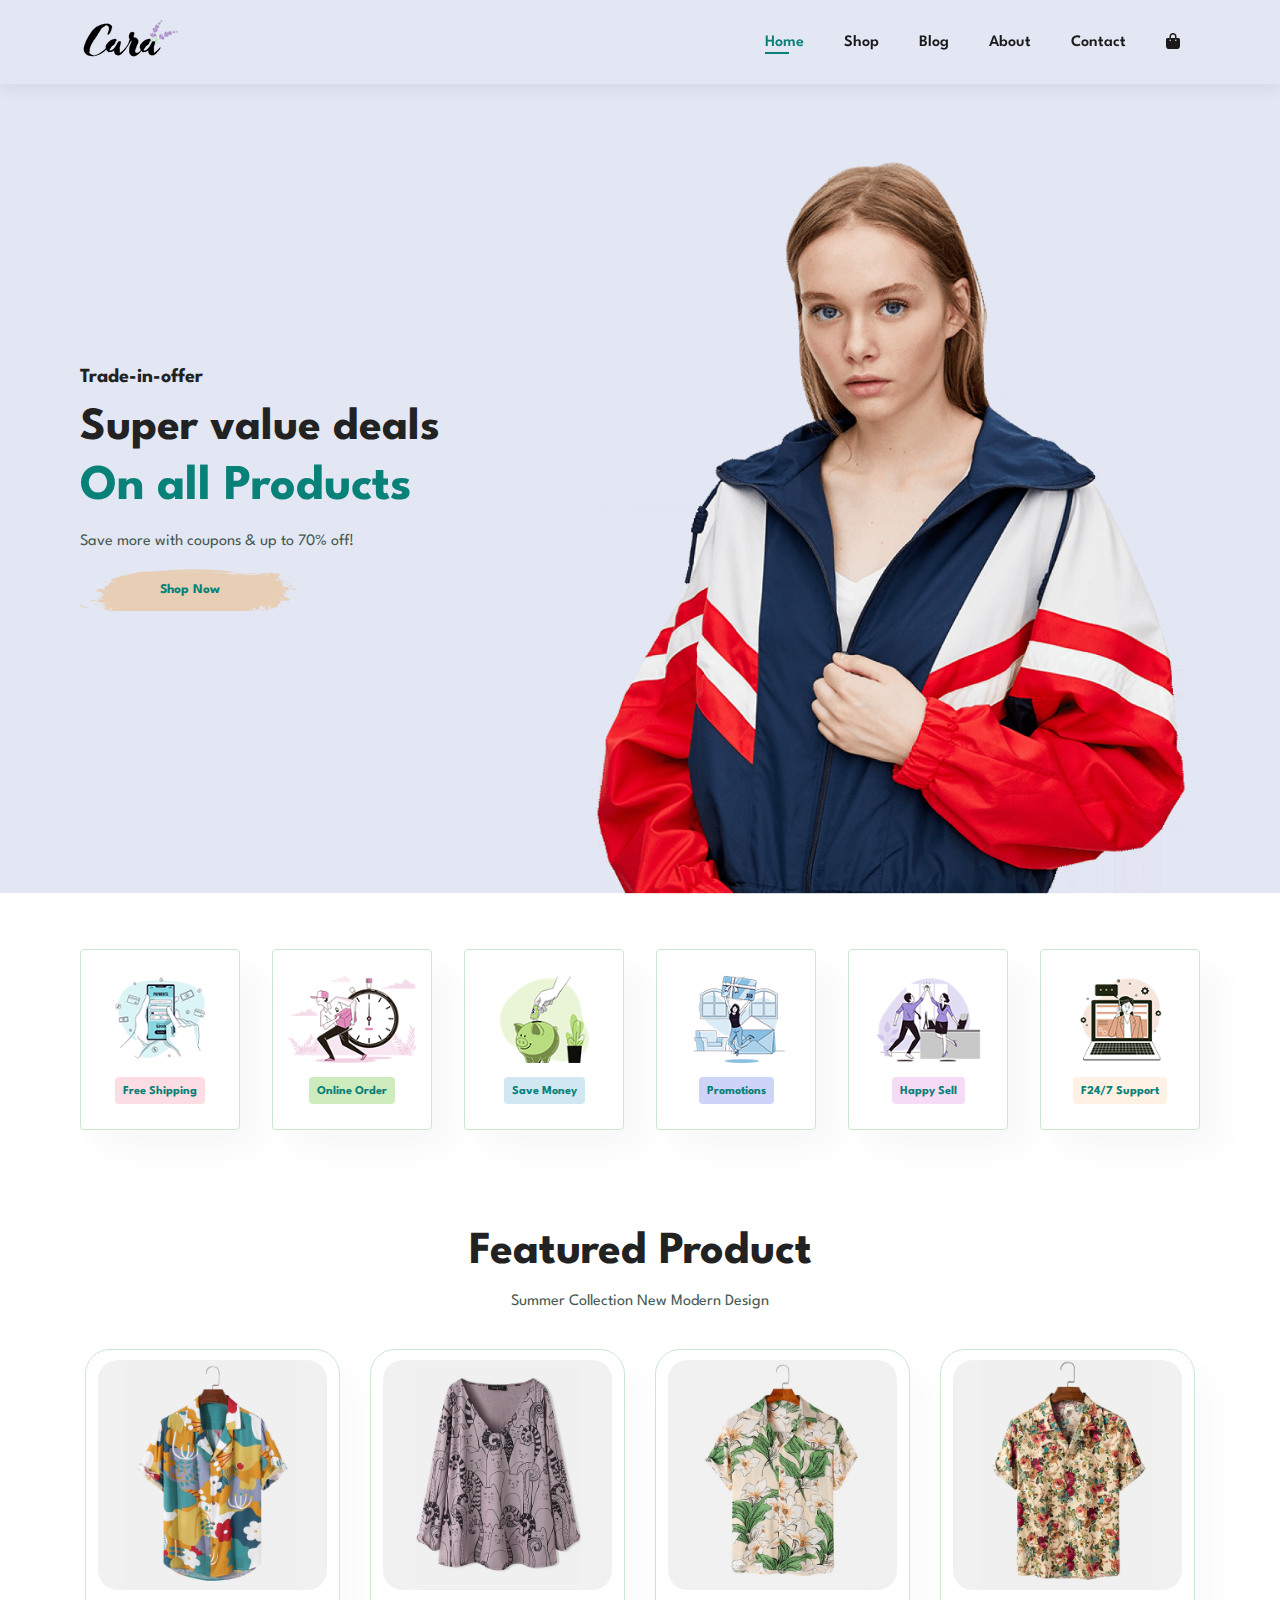
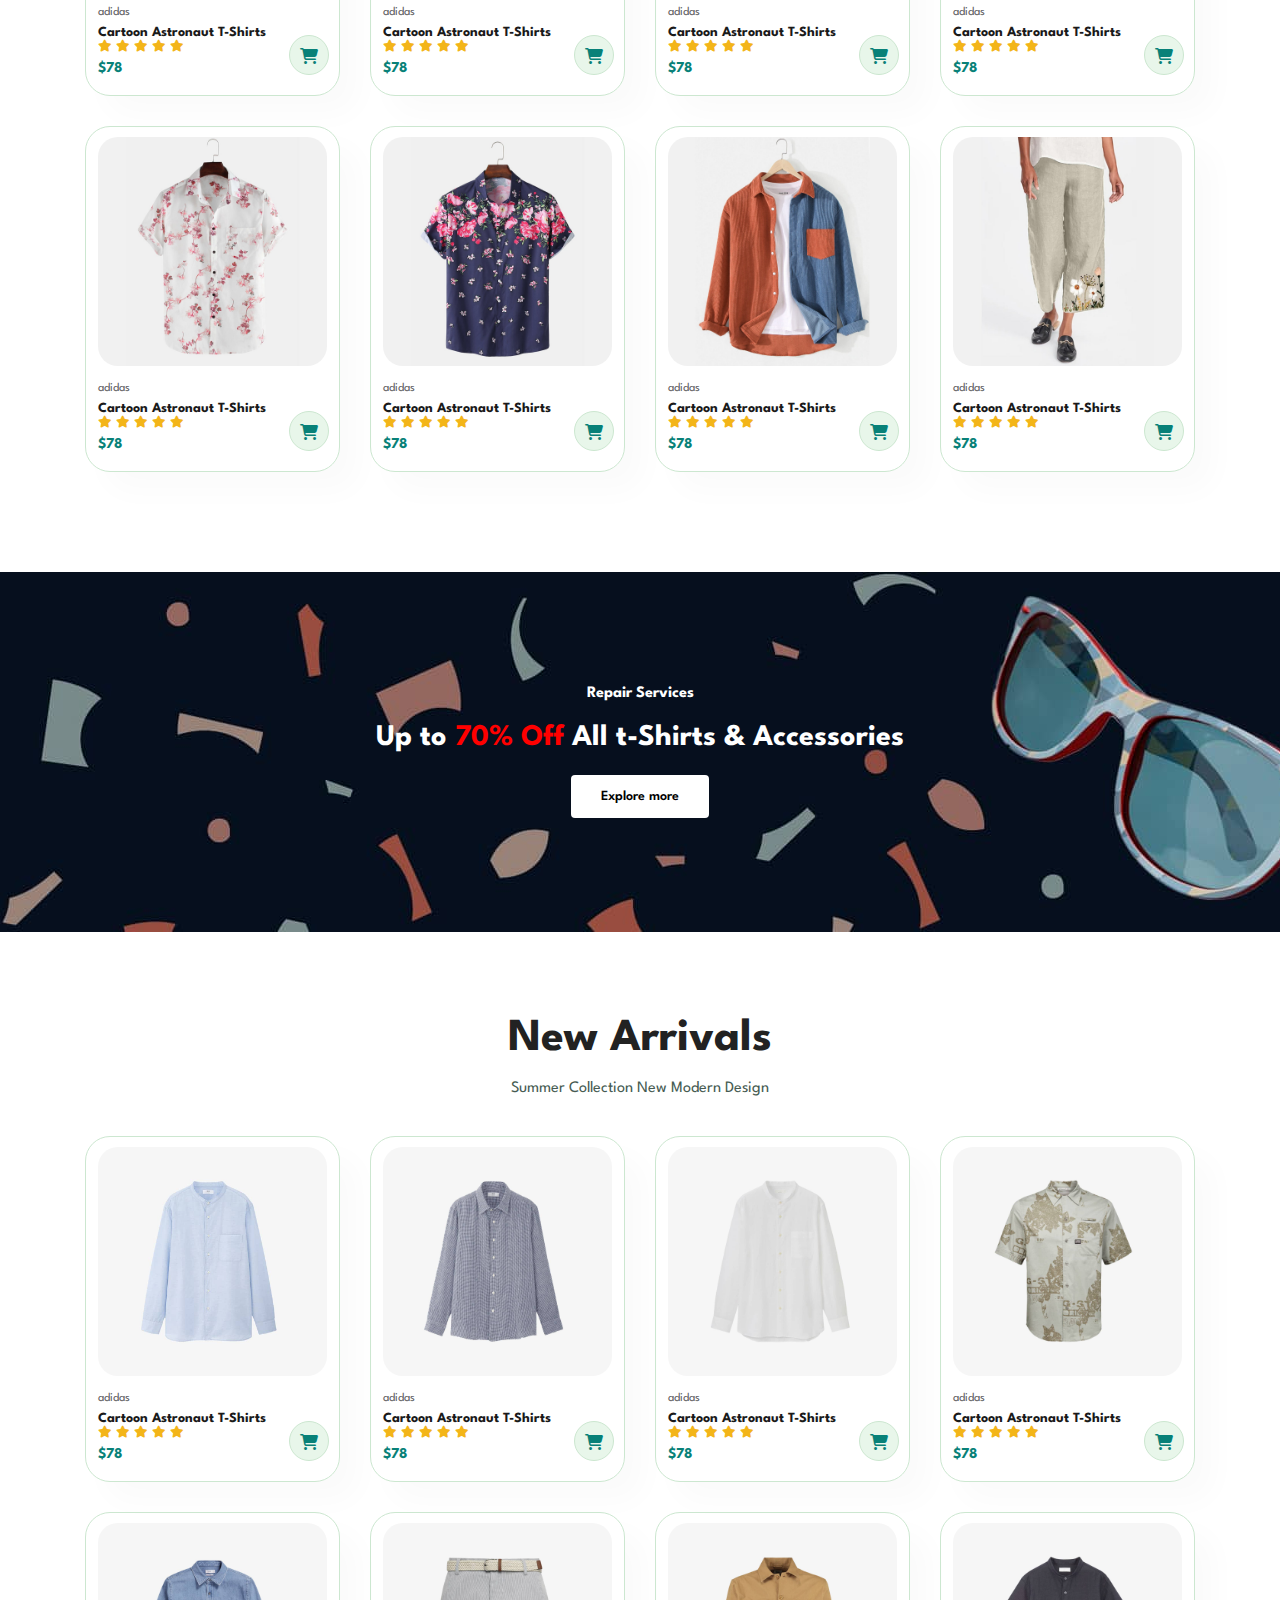
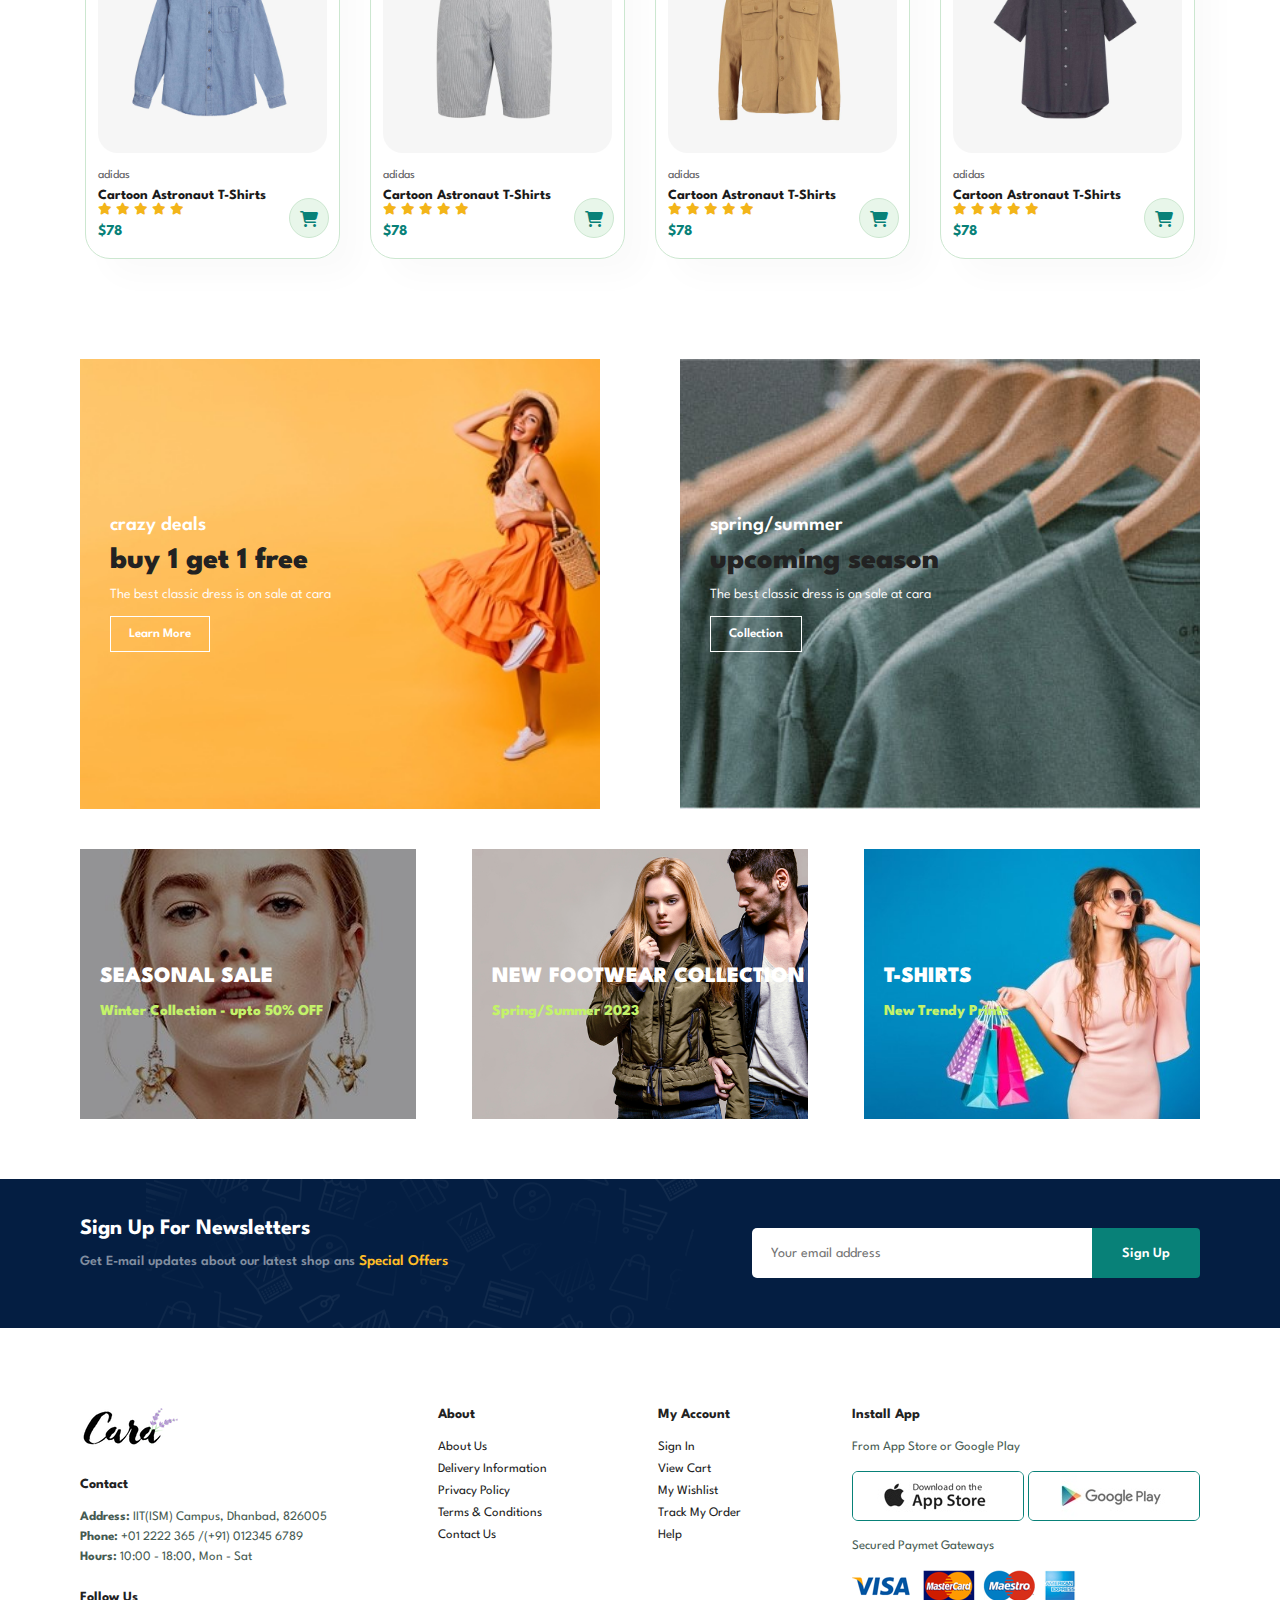
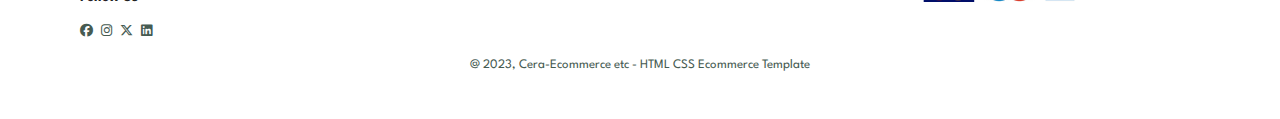
<file: index.html>
<!DOCTYPE html>
<html lang="en">

    <head>
        <meta charset="UTF-8">
        <meta http-equiv="X-UA-Compatible" content="IE=edge">
        <meta name="viewport" content="width=device-width, initial-scale=1.0">
        <title>Cera-Ecommerce</title>
        <link rel="stylesheet" href="https://pro.fontawesome.com/releases/v5.10.0/css/all.css" />

        <link rel="stylesheet" href="https://cdnjs.cloudflare.com/ajax/libs/font-awesome/6.4.2/css/all.min.css"  />

        <link rel="stylesheet" href="style.css">
    </head>

    <body>

        <section id="header">
            <a href="#"> <img src="img/logo.png" class="logo" alt=""></a>

            <div>
                <ul id="navbar">
                    <li><a class="active" href="index.html">Home</a></li>
                    <li><a href="shop.html">Shop</a></li>
                    <li><a href="blog.html">Blog</a></li>
                    <li><a href="about.html">About</a></li>
                    <li><a href="contact.html">Contact</a></li>
                    <li id="lg-bag"><a href="cart.html"><i class="fa-solid fa-bag-shopping"></i></a></li>
                    <a href="#" id="close"><i class="fa-solid fa-xmark"></i></a>
                </ul>
            </div>

            <div id="mobile">
                <a href="cart.html"><i class="fa-solid fa-bag-shopping"></i></a>
                <i id="bar" class="fas fa-outdent"></i>
            </div>
        </section>

        <section id="hero">
            <h4>Trade-in-offer</h4>
            <h2>Super value deals</h2>
            <h1>On all Products</h1>
            <p>Save more with coupons & up to 70% off!</p>
            <button>Shop Now</button>
        </section>

        <section id="feature" class="section-p1">

            <div class="fe-box">
                <img src="img/Feature/f1.png" alt="">
                <h6>Free Shipping</h6>
            </div>

            <div class="fe-box">
                <img src="img/Feature/f2.png" alt="">
                <h6>Online Order</h6>
            </div>

            <div class="fe-box">
                <img src="img/Feature/f3.png" alt="">
                <h6>Save Money</h6>
            </div>

            <div class="fe-box">
                <img src="img/Feature/f4.png" alt="">
                <h6>Promotions</h6>
            </div>

            <div class="fe-box">
                <img src="img/Feature/f5.png" alt="">
                <h6>Happy Sell</h6>
            </div>

            <div class="fe-box">
                <img src="img/Feature/f6.png" alt="">
                <h6>F24/7 Support</h6>
            </div>
        </section>

        <section id="product1" class="section-p1">
            <h2>Featured Product</h2>
            <p>Summer Collection New Modern Design</p>
            <div id="pro-container">
                <div class="pro">
                    <img src="img/Product/f1.jpg" alt="">
                    <div class="des">
                        <span>adidas</span>
                        <h5>Cartoon Astronaut T-Shirts</h5>
                        <div class="star">
                            <i class="fa-solid fa-star"></i>
                            <i class="fa-solid fa-star"></i>
                            <i class="fa-solid fa-star"></i>
                            <i class="fa-solid fa-star"></i>
                            <i class="fa-solid fa-star"></i>
                        </div>
                        <h4>$78</h4>
                    </div>
                    <a href="#"><i class="fa-solid fa-cart-shopping cart"></i></a>
                </div>

                <div class="pro">
                    <img src="img/Product/f8.jpg" alt="">
                    <div class="des">
                        <span>adidas</span>
                        <h5>Cartoon Astronaut T-Shirts</h5>
                        <div class="star">
                            <i class="fa-solid fa-star"></i>
                            <i class="fa-solid fa-star"></i>
                            <i class="fa-solid fa-star"></i>
                            <i class="fa-solid fa-star"></i>
                            <i class="fa-solid fa-star"></i>
                        </div>
                        <h4>$78</h4>
                    </div>
                    <a href="#"><i class="fa-solid fa-cart-shopping cart"></i></a>
                </div>

                <div class="pro">
                    <img src="img/Product/f2.jpg" alt="">
                    <div class="des">
                        <span>adidas</span>
                        <h5>Cartoon Astronaut T-Shirts</h5>
                        <div class="star">
                            <i class="fa-solid fa-star"></i>
                            <i class="fa-solid fa-star"></i>
                            <i class="fa-solid fa-star"></i>
                            <i class="fa-solid fa-star"></i>
                            <i class="fa-solid fa-star"></i>
                        </div>
                        <h4>$78</h4>
                    </div>
                    <a href="#"><i class="fa-solid fa-cart-shopping cart"></i></a>
                </div>

                <div class="pro">
                    <img src="img/Product/f3.jpg" alt="">
                    <div class="des">
                        <span>adidas</span>
                        <h5>Cartoon Astronaut T-Shirts</h5>
                        <div class="star">
                            <i class="fa-solid fa-star"></i>
                            <i class="fa-solid fa-star"></i>
                            <i class="fa-solid fa-star"></i>
                            <i class="fa-solid fa-star"></i>
                            <i class="fa-solid fa-star"></i>
                        </div>
                        <h4>$78</h4>
                    </div>
                    <a href="#"><i class="fa-solid fa-cart-shopping cart"></i></a>
                </div>

                <div class="pro">
                    <img src="img/Product/f4.jpg" alt="">
                    <div class="des">
                        <span>adidas</span>
                        <h5>Cartoon Astronaut T-Shirts</h5>
                        <div class="star">
                            <i class="fa-solid fa-star"></i>
                            <i class="fa-solid fa-star"></i>
                            <i class="fa-solid fa-star"></i>
                            <i class="fa-solid fa-star"></i>
                            <i class="fa-solid fa-star"></i>
                        </div>
                        <h4>$78</h4>
                    </div>
                    <a href="#"><i class="fa-solid fa-cart-shopping cart"></i></a>
                </div>

                <div class="pro">
                    <img src="img/Product/f5.jpg" alt="">
                    <div class="des">
                        <span>adidas</span>
                        <h5>Cartoon Astronaut T-Shirts</h5>
                        <div class="star">
                            <i class="fa-solid fa-star"></i>
                            <i class="fa-solid fa-star"></i>
                            <i class="fa-solid fa-star"></i>
                            <i class="fa-solid fa-star"></i>
                            <i class="fa-solid fa-star"></i>
                        </div>
                        <h4>$78</h4>
                    </div>
                    <a href="#"><i class="fa-solid fa-cart-shopping cart"></i></a>
                </div>

                <div class="pro">
                    <img src="img/Product/f6.jpg" alt="">
                    <div class="des">
                        <span>adidas</span>
                        <h5>Cartoon Astronaut T-Shirts</h5>
                        <div class="star">
                            <i class="fa-solid fa-star"></i>
                            <i class="fa-solid fa-star"></i>
                            <i class="fa-solid fa-star"></i>
                            <i class="fa-solid fa-star"></i>
                            <i class="fa-solid fa-star"></i>
                        </div>
                        <h4>$78</h4>
                    </div>
                    <a href="#"><i class="fa-solid fa-cart-shopping cart"></i></a>
                </div>

                <div class="pro">
                    <img src="img/Product/f7.jpg" alt="">
                    <div class="des">
                        <span>adidas</span>
                        <h5>Cartoon Astronaut T-Shirts</h5>
                        <div class="star">
                            <i class="fa-solid fa-star"></i>
                            <i class="fa-solid fa-star"></i>
                            <i class="fa-solid fa-star"></i>
                            <i class="fa-solid fa-star"></i>
                            <i class="fa-solid fa-star"></i>
                        </div>
                        <h4>$78</h4>
                    </div>
                    <a href="#"><i class="fa-solid fa-cart-shopping cart"></i></a>
                </div>
            </div>
        </section>

        <section id="banner" class="section-m1">
            <h4>Repair Services</h4>
            <h2>Up to <span>70% Off</span> All t-Shirts & Accessories</h2>
            <button class="normal">Explore more</button>
        </section>

        <section id="product1" class="section-p1">
            <h2>New Arrivals</h2>
            <p>Summer Collection New Modern Design</p>
            <div id="pro-container">
                <div class="pro">
                    <img src="img/Product/n1.jpg" alt="">
                    <div class="des">
                        <span>adidas</span>
                        <h5>Cartoon Astronaut T-Shirts</h5>
                        <div class="star">
                            <i class="fa-solid fa-star"></i>
                            <i class="fa-solid fa-star"></i>
                            <i class="fa-solid fa-star"></i>
                            <i class="fa-solid fa-star"></i>
                            <i class="fa-solid fa-star"></i>
                        </div>
                        <h4>$78</h4>
                    </div>
                    <a href="#"><i class="fa-solid fa-cart-shopping cart"></i></a>
                </div>

                <div class="pro">
                    <img src="img/Product/n2.jpg" alt="">
                    <div class="des">
                        <span>adidas</span>
                        <h5>Cartoon Astronaut T-Shirts</h5>
                        <div class="star">
                            <i class="fa-solid fa-star"></i>
                            <i class="fa-solid fa-star"></i>
                            <i class="fa-solid fa-star"></i>
                            <i class="fa-solid fa-star"></i>
                            <i class="fa-solid fa-star"></i>
                        </div>
                        <h4>$78</h4>
                    </div>
                    <a href="#"><i class="fa-solid fa-cart-shopping cart"></i></a>
                </div>

                <div class="pro">
                    <img src="img/Product/n3.jpg" alt="">
                    <div class="des">
                        <span>adidas</span>
                        <h5>Cartoon Astronaut T-Shirts</h5>
                        <div class="star">
                            <i class="fa-solid fa-star"></i>
                            <i class="fa-solid fa-star"></i>
                            <i class="fa-solid fa-star"></i>
                            <i class="fa-solid fa-star"></i>
                            <i class="fa-solid fa-star"></i>
                        </div>
                        <h4>$78</h4>
                    </div>
                    <a href="#"><i class="fa-solid fa-cart-shopping cart"></i></a>
                </div>

                <div class="pro">
                    <img src="img/Product/n4.jpg" alt="">
                    <div class="des">
                        <span>adidas</span>
                        <h5>Cartoon Astronaut T-Shirts</h5>
                        <div class="star">
                            <i class="fa-solid fa-star"></i>
                            <i class="fa-solid fa-star"></i>
                            <i class="fa-solid fa-star"></i>
                            <i class="fa-solid fa-star"></i>
                            <i class="fa-solid fa-star"></i>
                        </div>
                        <h4>$78</h4>
                    </div>
                    <a href="#"><i class="fa-solid fa-cart-shopping cart"></i></a>
                </div>

                <div class="pro">
                    <img src="img/Product/n5.jpg" alt="">
                    <div class="des">
                        <span>adidas</span>
                        <h5>Cartoon Astronaut T-Shirts</h5>
                        <div class="star">
                            <i class="fa-solid fa-star"></i>
                            <i class="fa-solid fa-star"></i>
                            <i class="fa-solid fa-star"></i>
                            <i class="fa-solid fa-star"></i>
                            <i class="fa-solid fa-star"></i>
                        </div>
                        <h4>$78</h4>
                    </div>
                    <a href="#"><i class="fa-solid fa-cart-shopping cart"></i></a>
                </div>

                <div class="pro">
                    <img src="img/Product/n6.jpg" alt="">
                    <div class="des">
                        <span>adidas</span>
                        <h5>Cartoon Astronaut T-Shirts</h5>
                        <div class="star">
                            <i class="fa-solid fa-star"></i>
                            <i class="fa-solid fa-star"></i>
                            <i class="fa-solid fa-star"></i>
                            <i class="fa-solid fa-star"></i>
                            <i class="fa-solid fa-star"></i>
                        </div>
                        <h4>$78</h4>
                    </div>
                    <a href="#"><i class="fa-solid fa-cart-shopping cart"></i></a>
                </div>

                <div class="pro">
                    <img src="img/Product/n7.jpg" alt="">
                    <div class="des">
                        <span>adidas</span>
                        <h5>Cartoon Astronaut T-Shirts</h5>
                        <div class="star">
                            <i class="fa-solid fa-star"></i>
                            <i class="fa-solid fa-star"></i>
                            <i class="fa-solid fa-star"></i>
                            <i class="fa-solid fa-star"></i>
                            <i class="fa-solid fa-star"></i>
                        </div>
                        <h4>$78</h4>
                    </div>
                    <a href="#"><i class="fa-solid fa-cart-shopping cart"></i></a>
                </div>

                <div class="pro">
                    <img src="img/Product/n8.jpg" alt="">
                    <div class="des">
                        <span>adidas</span>
                        <h5>Cartoon Astronaut T-Shirts</h5>
                        <div class="star">
                            <i class="fa-solid fa-star"></i>
                            <i class="fa-solid fa-star"></i>
                            <i class="fa-solid fa-star"></i>
                            <i class="fa-solid fa-star"></i>
                            <i class="fa-solid fa-star"></i>
                        </div>
                        <h4>$78</h4>
                    </div>
                    <a href="#"><i class="fa-solid fa-cart-shopping cart"></i></a>
                </div>
            </div>
        </section>

        <section id="sm-banner" class="section-p1">
            <div class="banner-box">
                <h4>crazy deals</h4>
                <h2>buy 1 get 1 free</h2>
                <span>The best classic dress is on sale at cara</span>
                <button class="white">Learn More</button>
            </div>

            <div class="banner-box banner-box2">
                <h4>spring/summer</h4>
                <h2>upcoming season</h2>
                <span>The best classic dress is on sale at cara</span>
                <button class="white">Collection</button>
            </div>
        </section>

        <section id="banner3">
            <div class="banner-box">
                <h2>SEASONAL SALE</h2>
                <h3>Winter Collection - upto 50% OFF</h3>
            </div>

            <div class="banner-box banner-box2">
                <h2>NEW FOOTWEAR COLLECTION</h2>
                <h3>Spring/Summer 2023</h3>
            </div>

            <div class="banner-box banner-box3">
                <h2>T-SHIRTS</h2>
                <h3>New Trendy Prints</h3>
            </div>
        </section>

        <section id="newsletter" class="section-p1 section-m1">
            <div class="newstext">
                <h4>Sign Up For Newsletters</h4>
                <p>Get E-mail updates about our latest shop ans <span>Special Offers</span></p>
            </div>

            <div class="form">
                <input type="text" placeholder="Your email address">
                <button class="normal">Sign Up</button>
            </div>
        </section>

        <footer class="section-p1">
            <div class="col">
                <img class="logo" src="img/logo.png" alt="">
                <h4>Contact</h4>
                <p><strong>Address:</strong> IIT(ISM) Campus, Dhanbad, 826005</p>
                <p><Strong>Phone:</Strong> +01 2222 365 /(+91) 012345 6789</p>
                <p><strong>Hours:</strong> 10:00 - 18:00, Mon - Sat</p>

                <div class="follow">
                    <h4>Follow Us</h4>
                    <div class="icon">
                        <a href="#"><i class="fa-brands fa-facebook"></i></a>
                        <a href="#"><i class="fa-brands fa-instagram"></i></a>
                        <a href="#"><i class="fa-brands fa-x-twitter"></i></a>
                        <a href="#"><i class="fa-brands fa-linkedin"></i></a>
                    </div>
                </div>
            </div>

            <div class="col">
                <h4>About</h4>
                <a href="#">About Us</a>
                <a href="#">Delivery Information</a>
                <a href="#">Privacy Policy</a>
                <a href="#">Terms & Conditions</a>
                <a href="#">Contact Us</a>
            </div>

            <div class="col">
                <h4>My Account</h4>
                <a href="#">Sign In</a>
                <a href="#">View Cart</a>
                <a href="#">My Wishlist</a>
                <a href="#">Track My Order</a>
                <a href="#">Help</a>
            </div>

            <div class="col install">
                <h4>Install App</h4>
                <p>From App Store or Google Play</p>
                <div class="row">
                    <img src="img/Pay/app.jpg" alt="">
                    <img src="img/Pay/play.jpg" alt="">
                </div>
                <p>Secured Paymet Gateways</p>
                <img src="img/Pay/pay.png" alt="">
            </div>


            <div class="copyright">
                <p>@ 2023, Cera-Ecommerce etc - HTML CSS Ecommerce Template</p>
            </div>

        </footer>
        <script src="index.js"></script>
    </body>

</html>
</file>
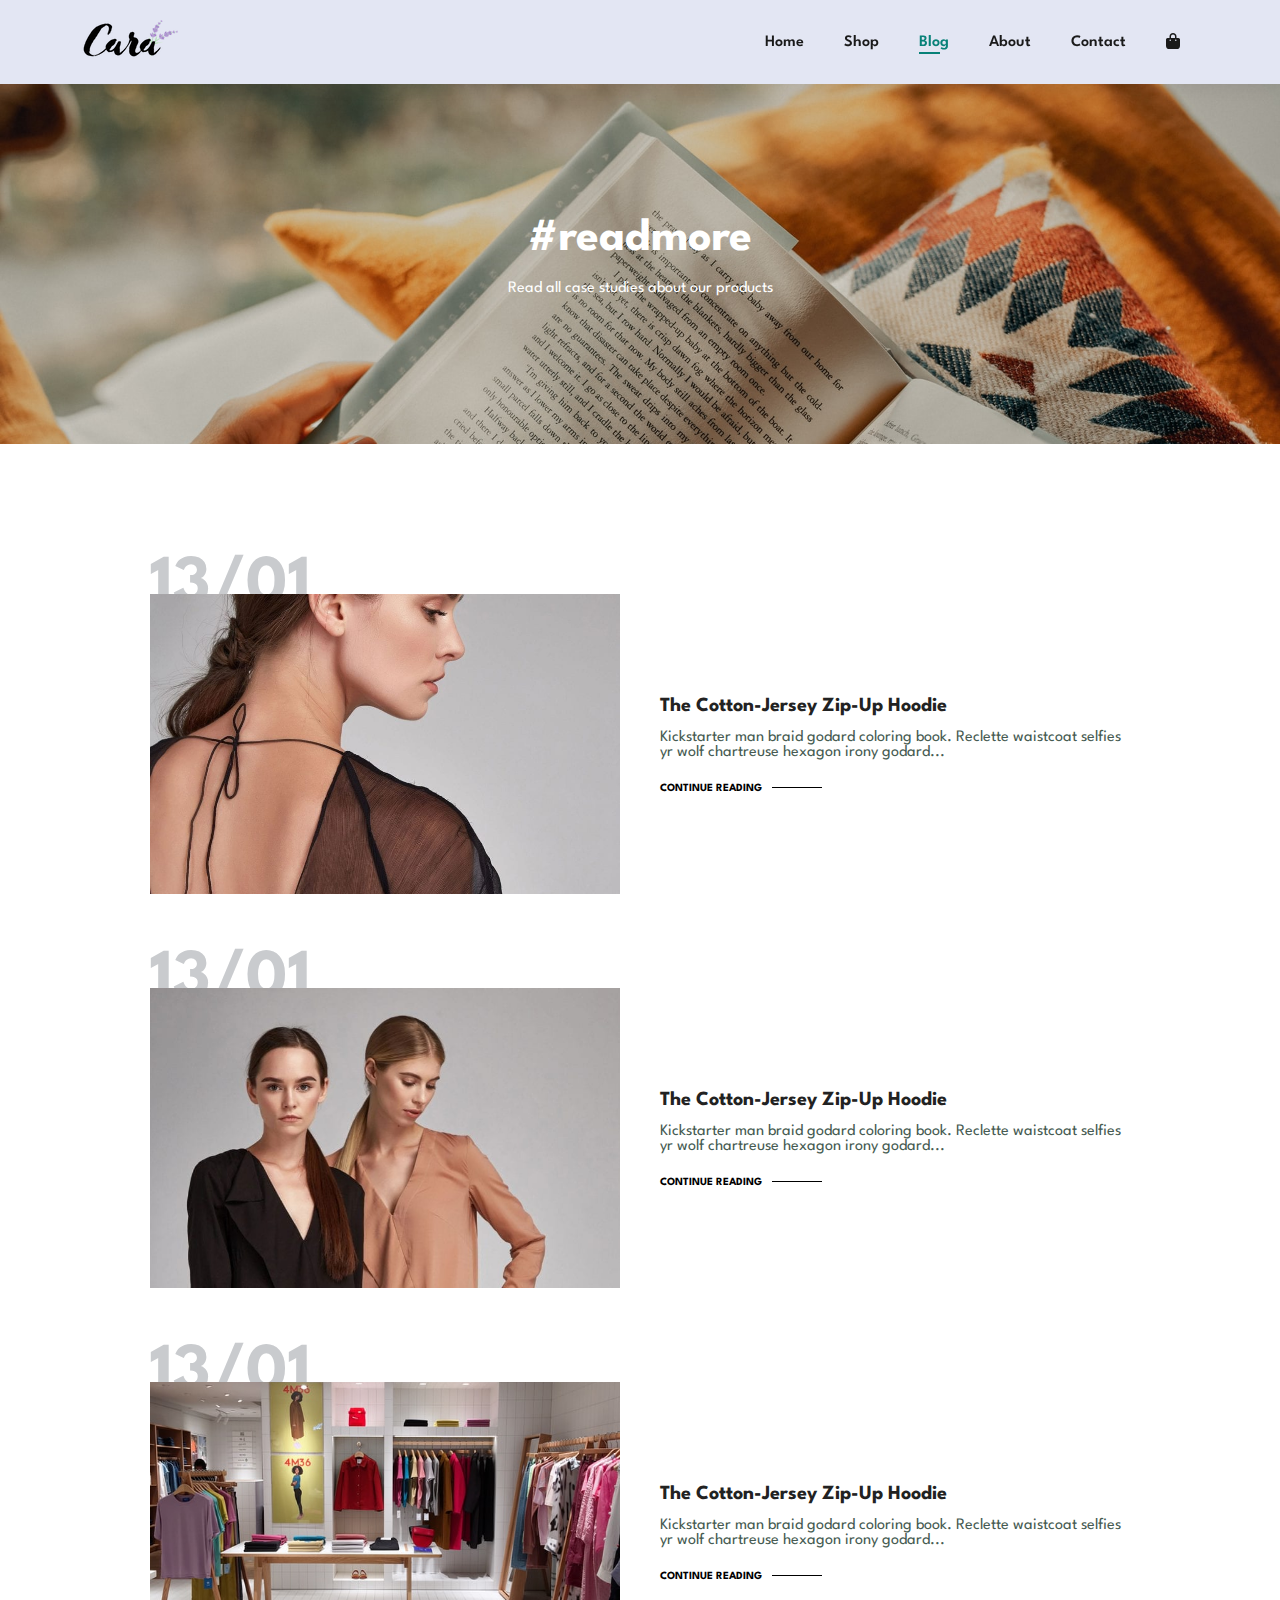
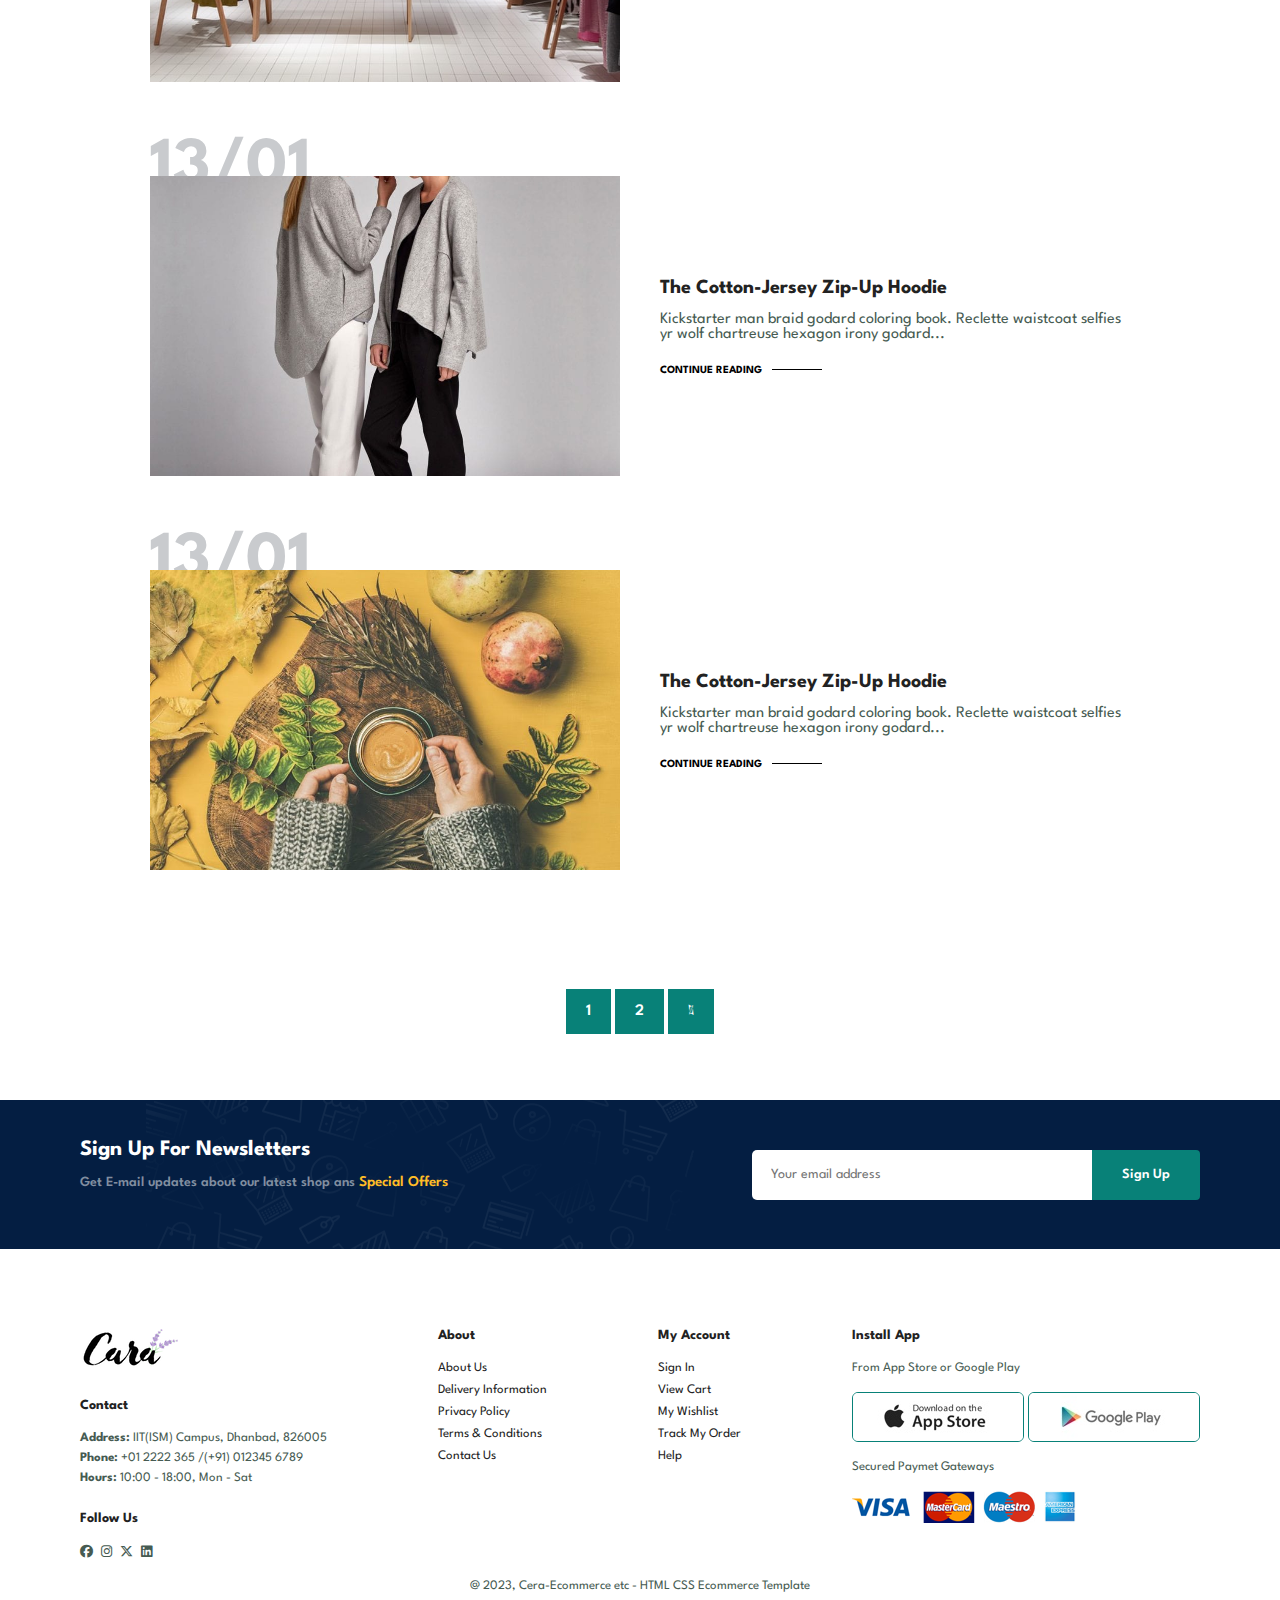
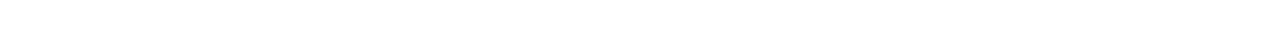
<file: blog.html>
<!DOCTYPE html>
<html lang="en">

    <head>
        <meta charset="UTF-8">
        <meta http-equiv="X-UA-Compatible" content="IE=edge">
        <meta name="viewport" content="width=device-width, initial-scale=1.0">
        <title>Cera-Ecommerce</title>
        <link rel="stylesheet" href="https://pro.fontawesome.com/releases/v5.10.0/css/all.css" />

        <link rel="stylesheet" href="https://cdnjs.cloudflare.com/ajax/libs/font-awesome/6.4.2/css/all.min.css"  />

        <link rel="stylesheet" href="style.css">
    </head>

    <body>

        <section id="header">
            <a href="#"> <img src="img/logo.png" class="logo" alt=""></a>

            <div>
                <ul id="navbar">
                    <li><a  href="index.html">Home</a></li>
                    <li><a href="shop.html">Shop</a></li>
                    <li><a class="active" href="blog.html">Blog</a></li>
                    <li><a href="about.html">About</a></li>
                    <li><a href="contact.html">Contact</a></li>
                    <li id="lg-bag"><a href="cart.html"><i class="fa-solid fa-bag-shopping"></i></a></li>
                    <a href="#" id="close"><i class="fa-solid fa-xmark"></i></a>
                </ul>
            </div>

            <div id="mobile">
                <a href="cart.html"><i class="fa-solid fa-bag-shopping"></i></a>
                <i id="bar" class="fas fa-outdent"></i>
            </div>
        </section>

        <section id="page-header" class="blog-header">
            <h2>#readmore</h2>
            <p>Read all case studies about our products</p>
        </section>

        <section id="blog">
            <div class="blog-box">
                <div class="blog-img">
                    <img src="img/Blog/b1.jpg" alt="">
                </div>
                <div class="blog-details">
                    <h4>The Cotton-Jersey Zip-Up Hoodie</h4>
                    <p>Kickstarter man braid godard coloring book. Reclette waistcoat selfies yr wolf chartreuse hexagon irony godard...</p>
                    <a href="#">CONTINUE READING</a>
                </div>
                <h1>13/01</h1>
            </div>

            <div class="blog-box">
                <div class="blog-img">
                    <img src="img/Blog/b2.jpg" alt="">
                </div>
                <div class="blog-details">
                    <h4>The Cotton-Jersey Zip-Up Hoodie</h4>
                    <p>Kickstarter man braid godard coloring book. Reclette waistcoat selfies yr wolf chartreuse hexagon irony godard...</p>
                    <a href="#">CONTINUE READING</a>
                </div>
                <h1>13/01</h1>
            </div>

            <div class="blog-box">
                <div class="blog-img">
                    <img src="img/Blog/b3.jpg" alt="">
                </div>
                <div class="blog-details">
                    <h4>The Cotton-Jersey Zip-Up Hoodie</h4>
                    <p>Kickstarter man braid godard coloring book. Reclette waistcoat selfies yr wolf chartreuse hexagon irony godard...</p>
                    <a href="#">CONTINUE READING</a>
                </div>
                <h1>13/01</h1>
            </div>

            <div class="blog-box">
                <div class="blog-img">
                    <img src="img/Blog/b4.jpg" alt="">
                </div>
                <div class="blog-details">
                    <h4>The Cotton-Jersey Zip-Up Hoodie</h4>
                    <p>Kickstarter man braid godard coloring book. Reclette waistcoat selfies yr wolf chartreuse hexagon irony godard...</p>
                    <a href="#">CONTINUE READING</a>
                </div>
                <h1>13/01</h1>
            </div>

            <div class="blog-box">
                <div class="blog-img">
                    <img src="img/Blog/b6.jpg" alt="">
                </div>
                <div class="blog-details">
                    <h4>The Cotton-Jersey Zip-Up Hoodie</h4>
                    <p>Kickstarter man braid godard coloring book. Reclette waistcoat selfies yr wolf chartreuse hexagon irony godard...</p>
                    <a href="#">CONTINUE READING</a>
                </div>
                <h1>13/01</h1>
            </div>
        </section>

        <section id="pagination" class="section-p1">
            <a href="#">1</a>
            <a href="#">2</a>
            <a href="#"><i class="fal fa-long-arrow-alt-right"></i></a>
        </section>

        <section id="newsletter" class="section-p1 section-m1">
            <div class="newstext">
                <h4>Sign Up For Newsletters</h4>
                <p>Get E-mail updates about our latest shop ans <span>Special Offers</span></p>
            </div>

            <div class="form">
                <input type="text" placeholder="Your email address">
                <button class="normal">Sign Up</button>
            </div>
        </section>

        <footer class="section-p1">
            <div class="col">
                <img class="logo" src="img/logo.png" alt="">
                <h4>Contact</h4>
                <p><strong>Address:</strong> IIT(ISM) Campus, Dhanbad, 826005</p>
                <p><Strong>Phone:</Strong> +01 2222 365 /(+91) 012345 6789</p>
                <p><strong>Hours:</strong> 10:00 - 18:00, Mon - Sat</p>

                <div class="follow">
                    <h4>Follow Us</h4>
                    <div class="icon">
                        <a href="#"><i class="fa-brands fa-facebook"></i></a>
                        <a href="#"><i class="fa-brands fa-instagram"></i></a>
                        <a href="#"><i class="fa-brands fa-x-twitter"></i></a>
                        <a href="#"><i class="fa-brands fa-linkedin"></i></a>
                    </div>
                </div>
            </div>

            <div class="col">
                <h4>About</h4>
                <a href="#">About Us</a>
                <a href="#">Delivery Information</a>
                <a href="#">Privacy Policy</a>
                <a href="#">Terms & Conditions</a>
                <a href="#">Contact Us</a>
            </div>

            <div class="col">
                <h4>My Account</h4>
                <a href="#">Sign In</a>
                <a href="#">View Cart</a>
                <a href="#">My Wishlist</a>
                <a href="#">Track My Order</a>
                <a href="#">Help</a>
            </div>

            <div class="col install">
                <h4>Install App</h4>
                <p>From App Store or Google Play</p>
                <div class="row">
                    <img src="img/Pay/app.jpg" alt="">
                    <img src="img/Pay/play.jpg" alt="">
                </div>
                <p>Secured Paymet Gateways</p>
                <img src="img/Pay/pay.png" alt="">
            </div>


            <div class="copyright">
                <p>@ 2023, Cera-Ecommerce etc - HTML CSS Ecommerce Template</p>
            </div>

        </footer>
        <script src="index.js"></script>
    </body>

</html>
</file>
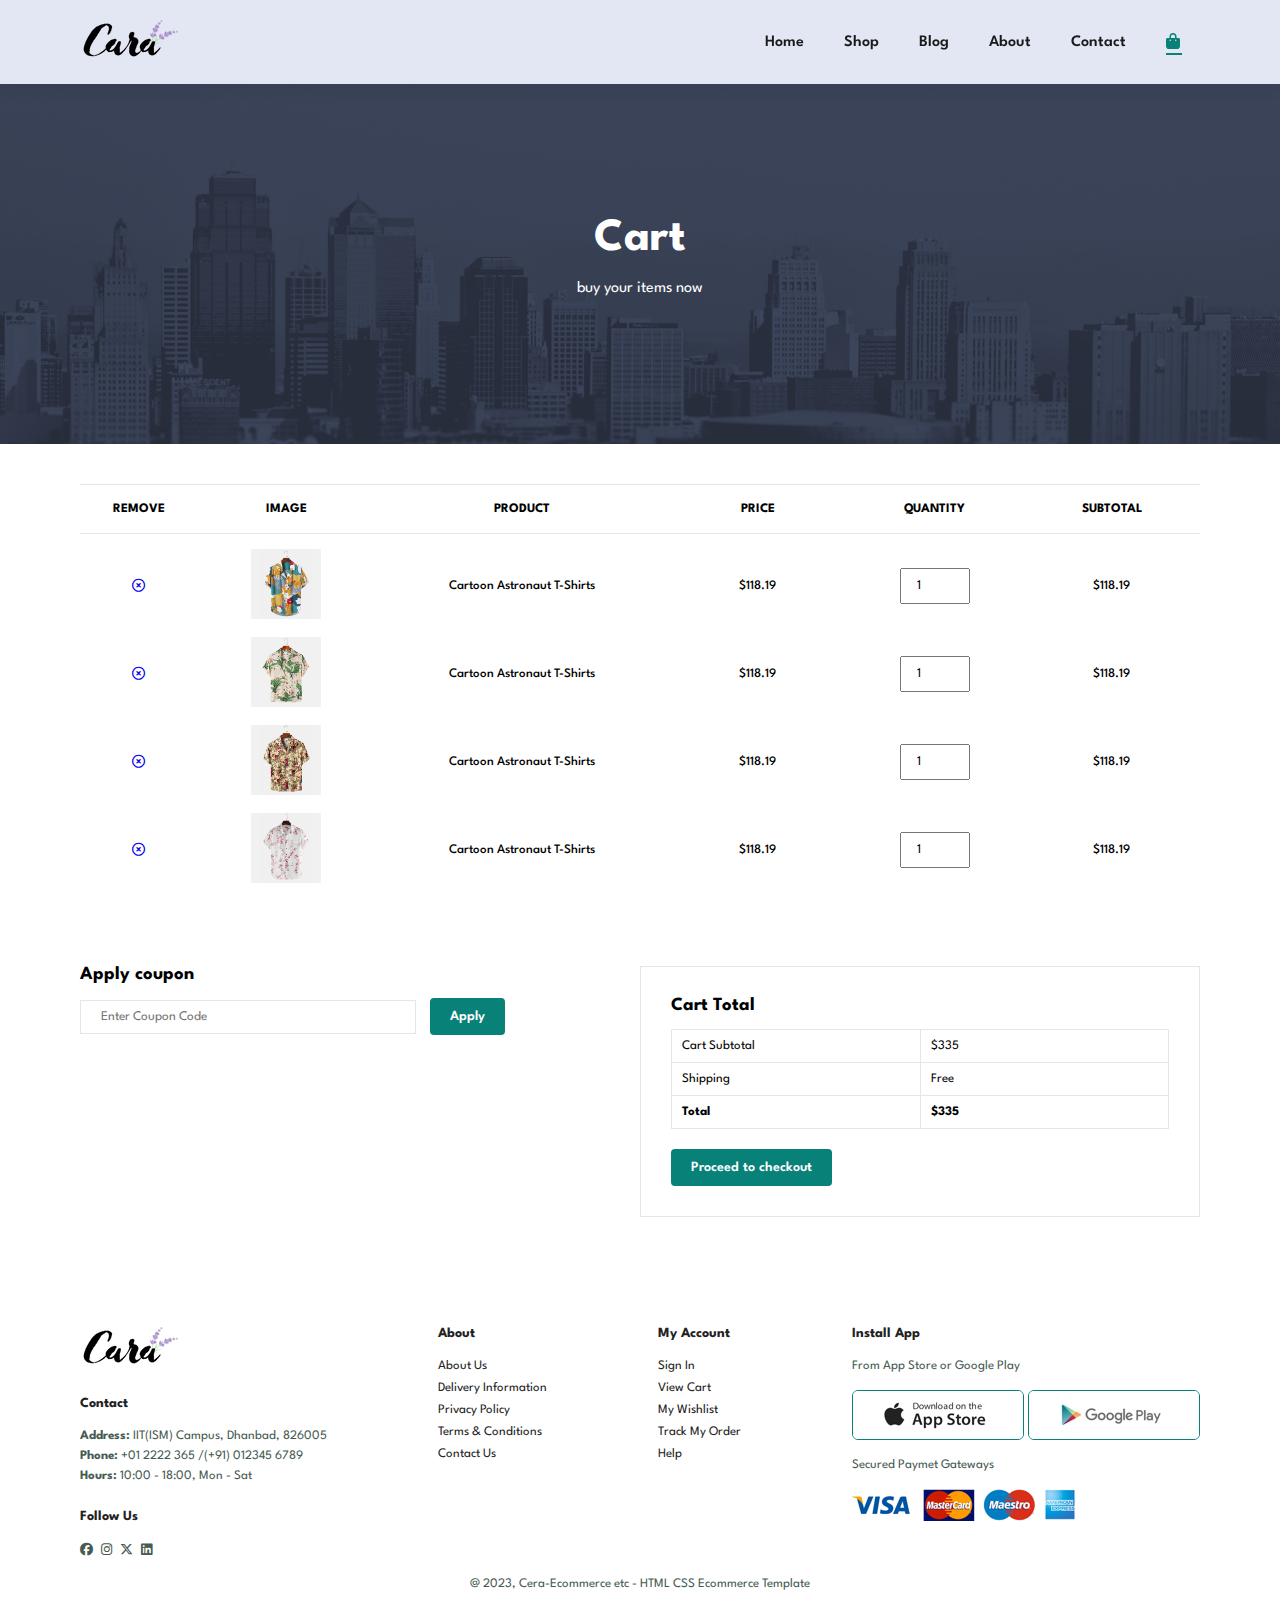
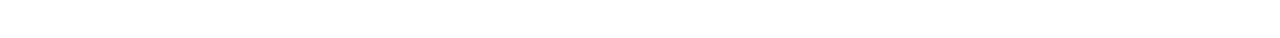
<file: cart.html>
<!DOCTYPE html>
<html lang="en">

    <head>
        <meta charset="UTF-8">
        <meta http-equiv="X-UA-Compatible" content="IE=edge">
        <meta name="viewport" content="width=device-width, initial-scale=1.0">
        <title>Cera-Ecommerce</title>
        <link rel="stylesheet" href="https://pro.fontawesome.com/releases/v5.10.0/css/all.css" />

        <link rel="stylesheet" href="https://cdnjs.cloudflare.com/ajax/libs/font-awesome/6.4.2/css/all.min.css"  />

        <link rel="stylesheet" href="style.css">
    </head>

    <body>

        <section id="header">
            <a href="#"> <img src="img/logo.png" class="logo" alt=""></a>

            <div>
                <ul id="navbar">
                    <li><a  href="index.html">Home</a></li>
                    <li><a href="shop.html">Shop</a></li>
                    <li><a  href="blog.html">Blog</a></li>
                    <li><a href="about.html">About</a></li>
                    <li><a  href="contact.html">Contact</a></li>
                    <li id="lg-bag"><a href="cart.html" class="active"><i class="fa-solid fa-bag-shopping"></i></a></li>
                    <a href="#" id="close"><i class="fa-solid fa-xmark"></i></a>
                </ul>
            </div>

            <div id="mobile">
                <a href="cart.html"><i class="fa-solid fa-bag-shopping"></i></a>
                <i id="bar" class="fas fa-outdent"></i>
            </div>
        </section>

        <section id="page-header" class="about-header">
            <h2>Cart</h2>
            <p>buy your items now</p>
        </section>

        <section id="cart" class="section-p1">
            <table width="100%">
                <thead>
                    <tr>
                        <td>Remove</td>
                        <td>Image</td>
                        <td>Product</td>
                        <td>Price</td>
                        <td>Quantity</td>
                        <td>Subtotal</td>
                    </tr>
                </thead>
                <tbody>
                    <tr>
                        <td><a href="#"><i class="far fa-times-circle"></i></a></td>
                        <td><img src="img/Product/f1.jpg" alt=""></td>
                        <td>Cartoon Astronaut T-Shirts</td>
                        <td>$118.19</td>
                        <td><input type="number" value="1"></td>
                        <td>$118.19</td>
                    </tr>

                    <tr>
                        <td><a href="#"><i class="far fa-times-circle"></i></a></td>
                        <td><img src="img/Product/f2.jpg" alt=""></td>
                        <td>Cartoon Astronaut T-Shirts</td>
                        <td>$118.19</td>
                        <td><input type="number" value="1"></td>
                        <td>$118.19</td>
                    </tr>

                    <tr>
                        <td><a href="#"><i class="far fa-times-circle"></i></a></td>
                        <td><img src="img/Product/f3.jpg" alt=""></td>
                        <td>Cartoon Astronaut T-Shirts</td>
                        <td>$118.19</td>
                        <td><input type="number" value="1"></td>
                        <td>$118.19</td>
                    </tr>

                    <tr>
                        <td><a href="#"><i class="far fa-times-circle"></i></a></td>
                        <td><img src="img/Product/f4.jpg" alt=""></td>
                        <td>Cartoon Astronaut T-Shirts</td>
                        <td>$118.19</td>
                        <td><input type="number" value="1"></td>
                        <td>$118.19</td>
                    </tr>
                </tbody>
            </table>
        </section>

        <section id="cart-add" class="section-p1">
            <div id="coupon">
                <h3>Apply coupon</h3>
                <div>
                    <input type="text" placeholder="Enter Coupon Code">
                    <button class="normal">Apply</button>
                </div>
            </div>

            <div id="subtotal">
                <h3>Cart Total</h3>
                <table>
                    <tr>
                        <td>Cart Subtotal</td>
                        <td>$335</td>
                    </tr>
                    <tr>
                        <td>Shipping</td>
                        <td>Free</td>
                    </tr>
                    <tr>
                        <td><strong>Total</strong></td>
                        <td><strong>$335</strong></td>
                    </tr>
                </table>
                <button class="normal">Proceed to checkout</button>
            </div>
        </section>

        <footer class="section-p1">
            <div class="col">
                <img class="logo" src="img/logo.png" alt="">
                <h4>Contact</h4>
                <p><strong>Address:</strong> IIT(ISM) Campus, Dhanbad, 826005</p>
                <p><Strong>Phone:</Strong> +01 2222 365 /(+91) 012345 6789</p>
                <p><strong>Hours:</strong> 10:00 - 18:00, Mon - Sat</p>

                <div class="follow">
                    <h4>Follow Us</h4>
                    <div class="icon">
                        <a href="#"><i class="fa-brands fa-facebook"></i></a>
                        <a href="#"><i class="fa-brands fa-instagram"></i></a>
                        <a href="#"><i class="fa-brands fa-x-twitter"></i></a>
                        <a href="#"><i class="fa-brands fa-linkedin"></i></a>
                    </div>
                </div>
            </div>

            <div class="col">
                <h4>About</h4>
                <a href="#">About Us</a>
                <a href="#">Delivery Information</a>
                <a href="#">Privacy Policy</a>
                <a href="#">Terms & Conditions</a>
                <a href="#">Contact Us</a>
            </div>

            <div class="col">
                <h4>My Account</h4>
                <a href="#">Sign In</a>
                <a href="#">View Cart</a>
                <a href="#">My Wishlist</a>
                <a href="#">Track My Order</a>
                <a href="#">Help</a>
            </div>

            <div class="col install">
                <h4>Install App</h4>
                <p>From App Store or Google Play</p>
                <div class="row">
                    <img src="img/Pay/app.jpg" alt="">
                    <img src="img/Pay/play.jpg" alt="">
                </div>
                <p>Secured Paymet Gateways</p>
                <img src="img/Pay/pay.png" alt="">
            </div>


            <div class="copyright">
                <p>@ 2023, Cera-Ecommerce etc - HTML CSS Ecommerce Template</p>
            </div>

        </footer>
        <script src="index.js"></script>
    </body>

</html>
</file>
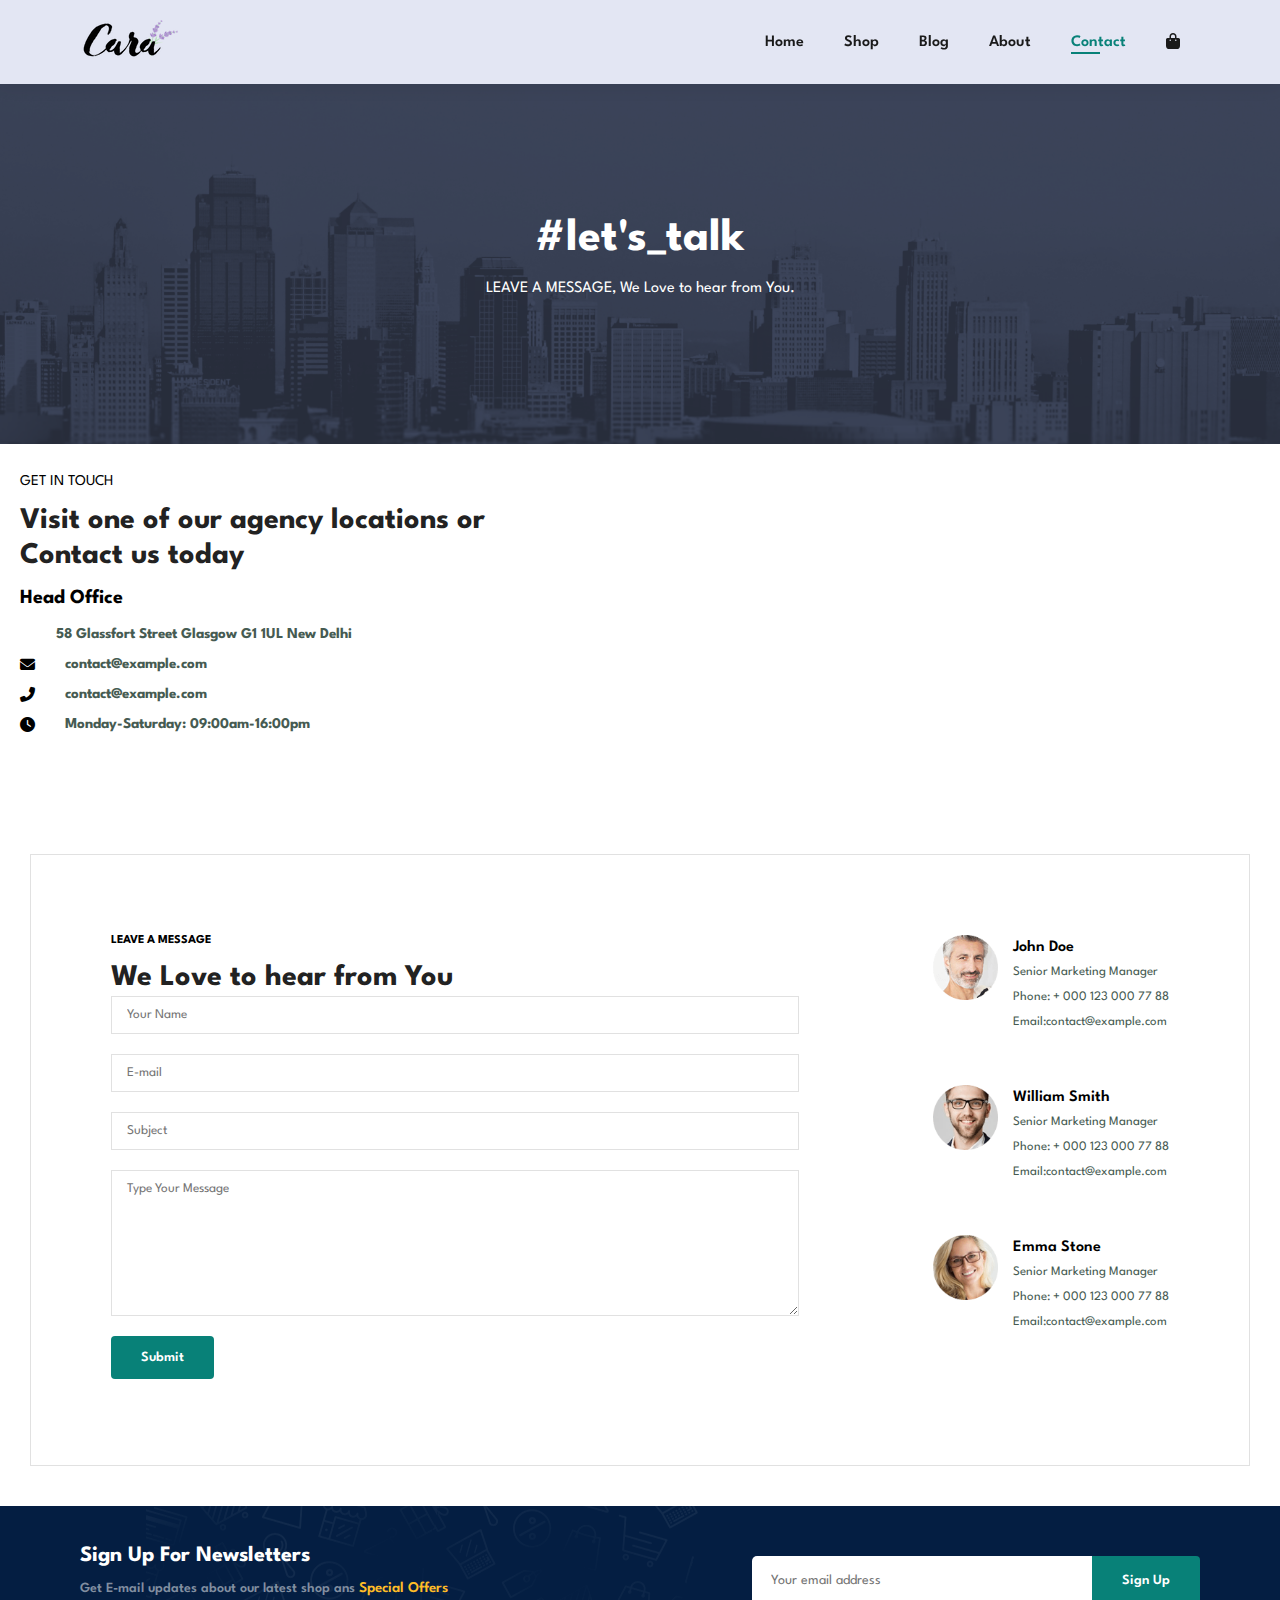
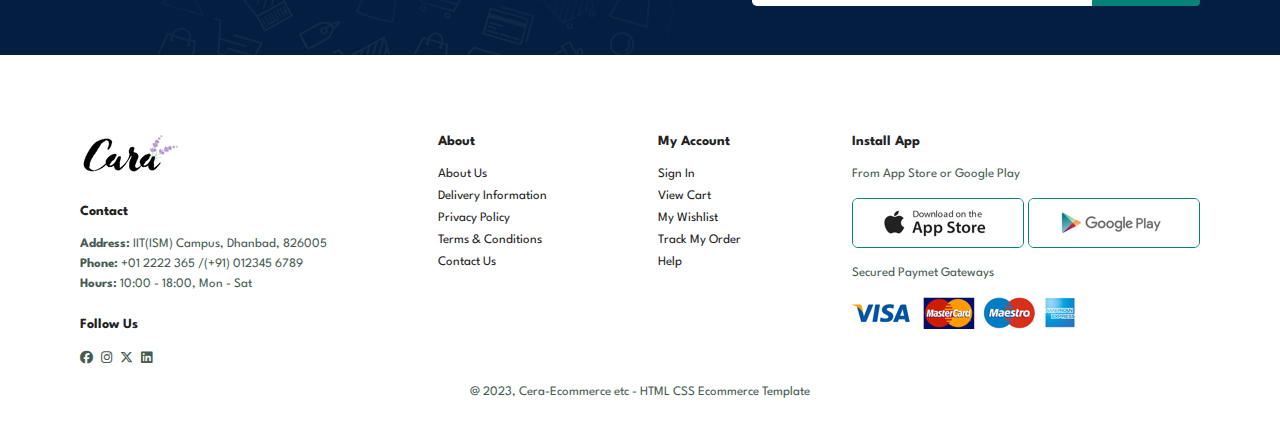
<file: contact.html>
<!DOCTYPE html>
<html lang="en">

    <head>
        <meta charset="UTF-8">
        <meta http-equiv="X-UA-Compatible" content="IE=edge">
        <meta name="viewport" content="width=device-width, initial-scale=1.0">
        <title>Cera-Ecommerce</title>
        <link rel="stylesheet" href="https://pro.fontawesome.com/releases/v5.10.0/css/all.css" />

        <link rel="stylesheet" href="https://cdnjs.cloudflare.com/ajax/libs/font-awesome/6.4.2/css/all.min.css"  />

        <link rel="stylesheet" href="style.css">
    </head>

    <body>

        <section id="header">
            <a href="#"> <img src="img/logo.png" class="logo" alt=""></a>

            <div>
                <ul id="navbar">
                    <li><a  href="index.html">Home</a></li>
                    <li><a href="shop.html">Shop</a></li>
                    <li><a  href="blog.html">Blog</a></li>
                    <li><a href="about.html">About</a></li>
                    <li><a class="active" href="contact.html">Contact</a></li>
                    <li id="lg-bag"><a href="cart.html"><i class="fa-solid fa-bag-shopping"></i></a></li>
                    <a href="#" id="close"><i class="fa-solid fa-xmark"></i></a>
                </ul>
            </div>

            <div id="mobile">
                <a href="cart.html"><i class="fa-solid fa-bag-shopping"></i></a>
                <i id="bar" class="fas fa-outdent"></i>
            </div>
        </section>

        <section id="page-header" class="about-header">
            <h2>#let's_talk</h2>
            <p>LEAVE A MESSAGE, We Love to hear from You.</p>
        </section>

        <section id="contact-details">
            <div class="details">
                <span>GET IN TOUCH</span>
                <h2>Visit one of our agency locations or Contact us today</h2>
                <h3>Head Office</h3>
                <div>
                    <li>
                        <i class="fal fa-map"></i>
                        <p>58 Glassfort Street Glasgow G1 1UL New Delhi</p>
                    </li>

                    <li>
                        <i class="far fa-envelope"></i>
                        <p>contact@example.com</p>
                    </li>

                    <li>
                        <i class="fas fa-phone-alt"></i>
                        <p>contact@example.com</p>
                    </li>

                    <li>
                        <i class="far fa-clock"></i>
                        <p>Monday-Saturday: 09:00am-16:00pm</p>
                    </li>
                </div>
            </div>

            <div class="map">
                <iframe src="https://www.google.com/maps/embed?pb=!1m18!1m12!1m3!1d3650.2598385531332!2d86.43994827406001!3d23.809357578630205!2m3!1f0!2f0!3f0!3m2!1i1024!2i768!4f13.1!3m3!1m2!1s0x39f6bd67c2d6c1eb%3A0xd4fa73c5e0bac3b4!2sIIT(ISM)%20Dhanbad%20Main%20Gate%20(Gate%20no.%201)!5e0!3m2!1sen!2sin!4v1694517135357!5m2!1sen!2sin" width="600" height="450" style="border:0;" allowfullscreen="" loading="lazy" referrerpolicy="no-referrer-when-downgrade"></iframe>
            </div>
        </section>

        <section id="form-details">
            <form action="">
                <span>LEAVE A MESSAGE</span>
                <h2>We Love to hear from You</h2>
                <input type="text" placeholder="Your Name">
                <input type="text" placeholder="E-mail">
                <input type="text" placeholder="Subject">
                <textarea name="" id="" cols="30" rows="10" placeholder="Type Your Message"></textarea>
                <button class="normal">Submit</button>
            </form>

            <div class="people">
                <div>
                    <img src="img/People/1.png" alt="">
                    <p><span>John Doe</span>Senior Marketing Manager <br>Phone: + 000 123 000 77 88 <br>Email:contact@example.com</p>
                </div>

                <div>
                    <img src="img/People/2.png" alt="">
                    <p><span>William Smith</span>Senior Marketing Manager <br>Phone: + 000 123 000 77 88 <br>Email:contact@example.com</p>
                </div>

                <div>
                    <img src="img/People/3.png" alt="">
                    <p><span>Emma Stone</span>Senior Marketing Manager <br>Phone: + 000 123 000 77 88 <br>Email:contact@example.com</p>
                </div>
            </div>
        </section>

        <section id="newsletter" class="section-p1 section-m1">
            <div class="newstext">
                <h4>Sign Up For Newsletters</h4>
                <p>Get E-mail updates about our latest shop ans <span>Special Offers</span></p>
            </div>

            <div class="form">
                <input type="text" placeholder="Your email address">
                <button class="normal">Sign Up</button>
            </div>
        </section>

        <footer class="section-p1">
            <div class="col">
                <img class="logo" src="img/logo.png" alt="">
                <h4>Contact</h4>
                <p><strong>Address:</strong> IIT(ISM) Campus, Dhanbad, 826005</p>
                <p><Strong>Phone:</Strong> +01 2222 365 /(+91) 012345 6789</p>
                <p><strong>Hours:</strong> 10:00 - 18:00, Mon - Sat</p>

                <div class="follow">
                    <h4>Follow Us</h4>
                    <div class="icon">
                        <a href="#"><i class="fa-brands fa-facebook"></i></a>
                        <a href="#"><i class="fa-brands fa-instagram"></i></a>
                        <a href="#"><i class="fa-brands fa-x-twitter"></i></a>
                        <a href="#"><i class="fa-brands fa-linkedin"></i></a>
                    </div>
                </div>
            </div>

            <div class="col">
                <h4>About</h4>
                <a href="#">About Us</a>
                <a href="#">Delivery Information</a>
                <a href="#">Privacy Policy</a>
                <a href="#">Terms & Conditions</a>
                <a href="#">Contact Us</a>
            </div>

            <div class="col">
                <h4>My Account</h4>
                <a href="#">Sign In</a>
                <a href="#">View Cart</a>
                <a href="#">My Wishlist</a>
                <a href="#">Track My Order</a>
                <a href="#">Help</a>
            </div>

            <div class="col install">
                <h4>Install App</h4>
                <p>From App Store or Google Play</p>
                <div class="row">
                    <img src="img/Pay/app.jpg" alt="">
                    <img src="img/Pay/play.jpg" alt="">
                </div>
                <p>Secured Paymet Gateways</p>
                <img src="img/Pay/pay.png" alt="">
            </div>


            <div class="copyright">
                <p>@ 2023, Cera-Ecommerce etc - HTML CSS Ecommerce Template</p>
            </div>

        </footer>
        <script src="index.js"></script>
    </body>

</html>
</file>
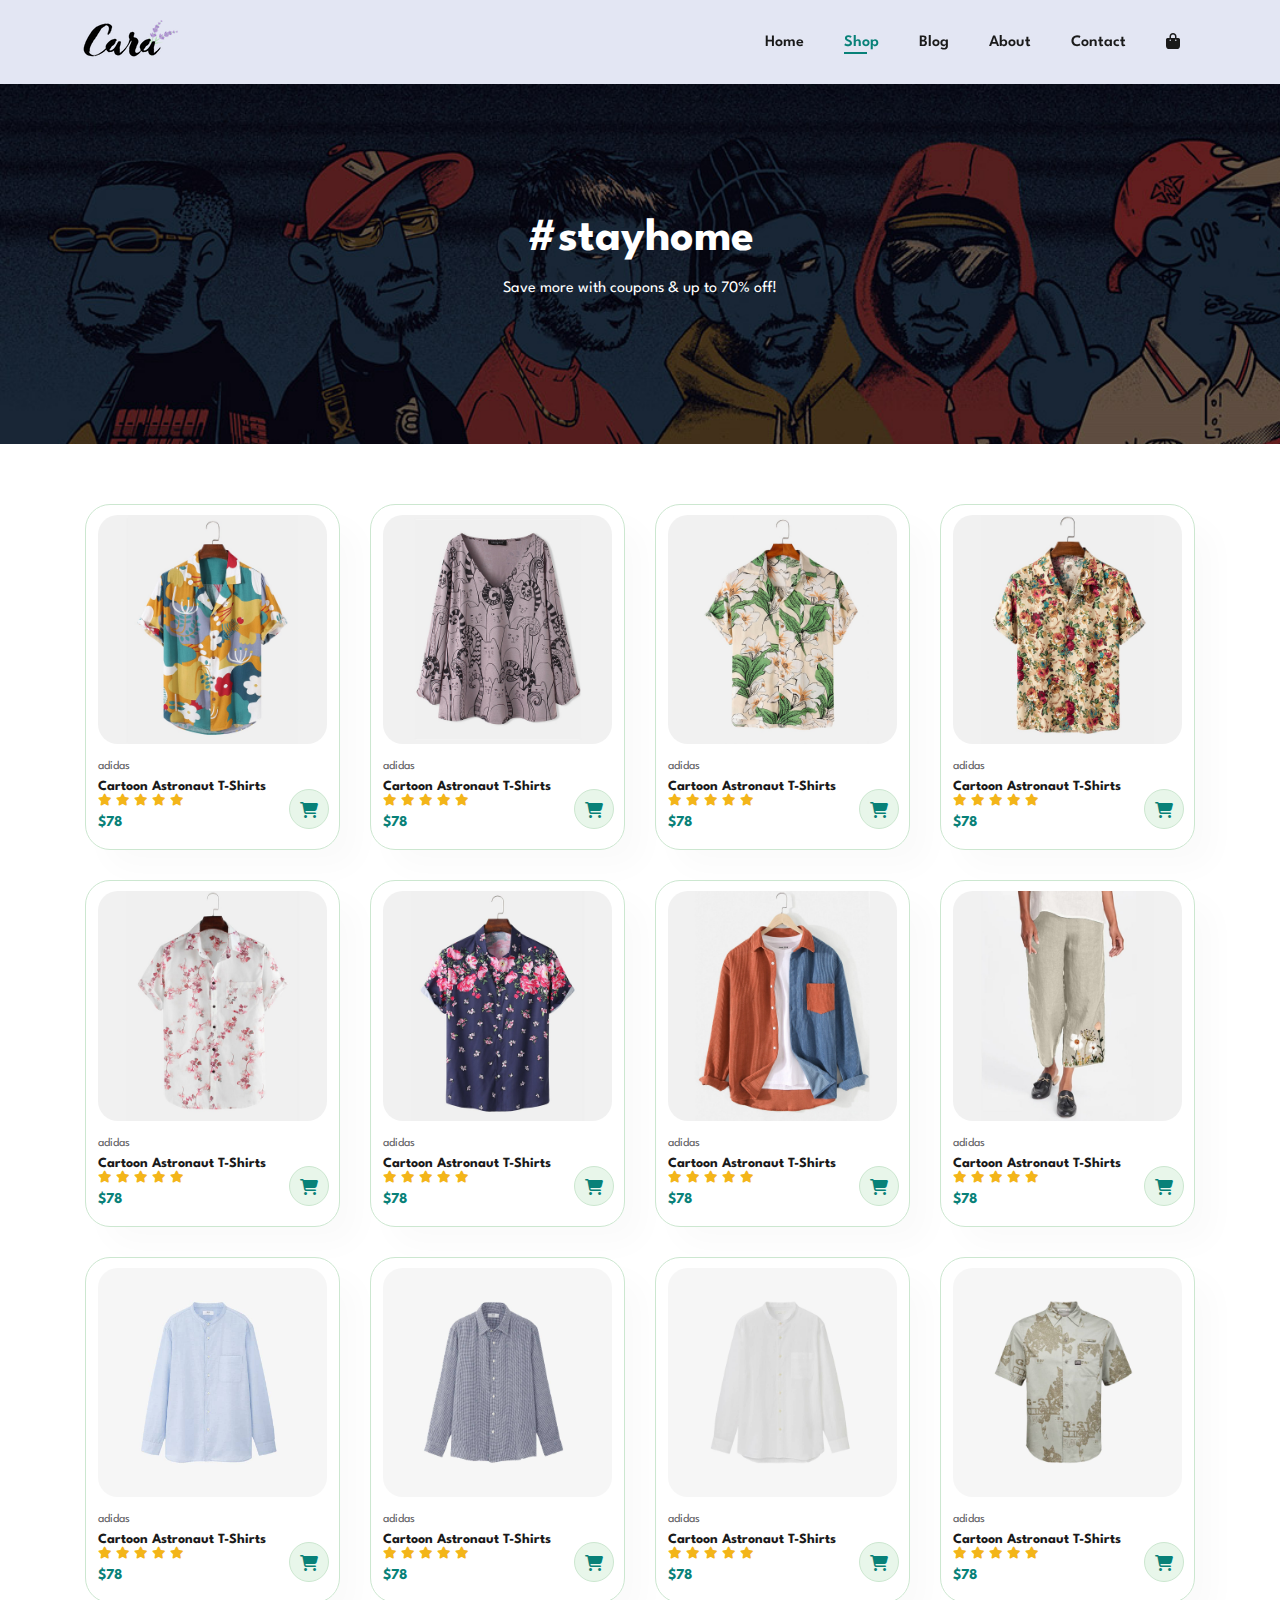
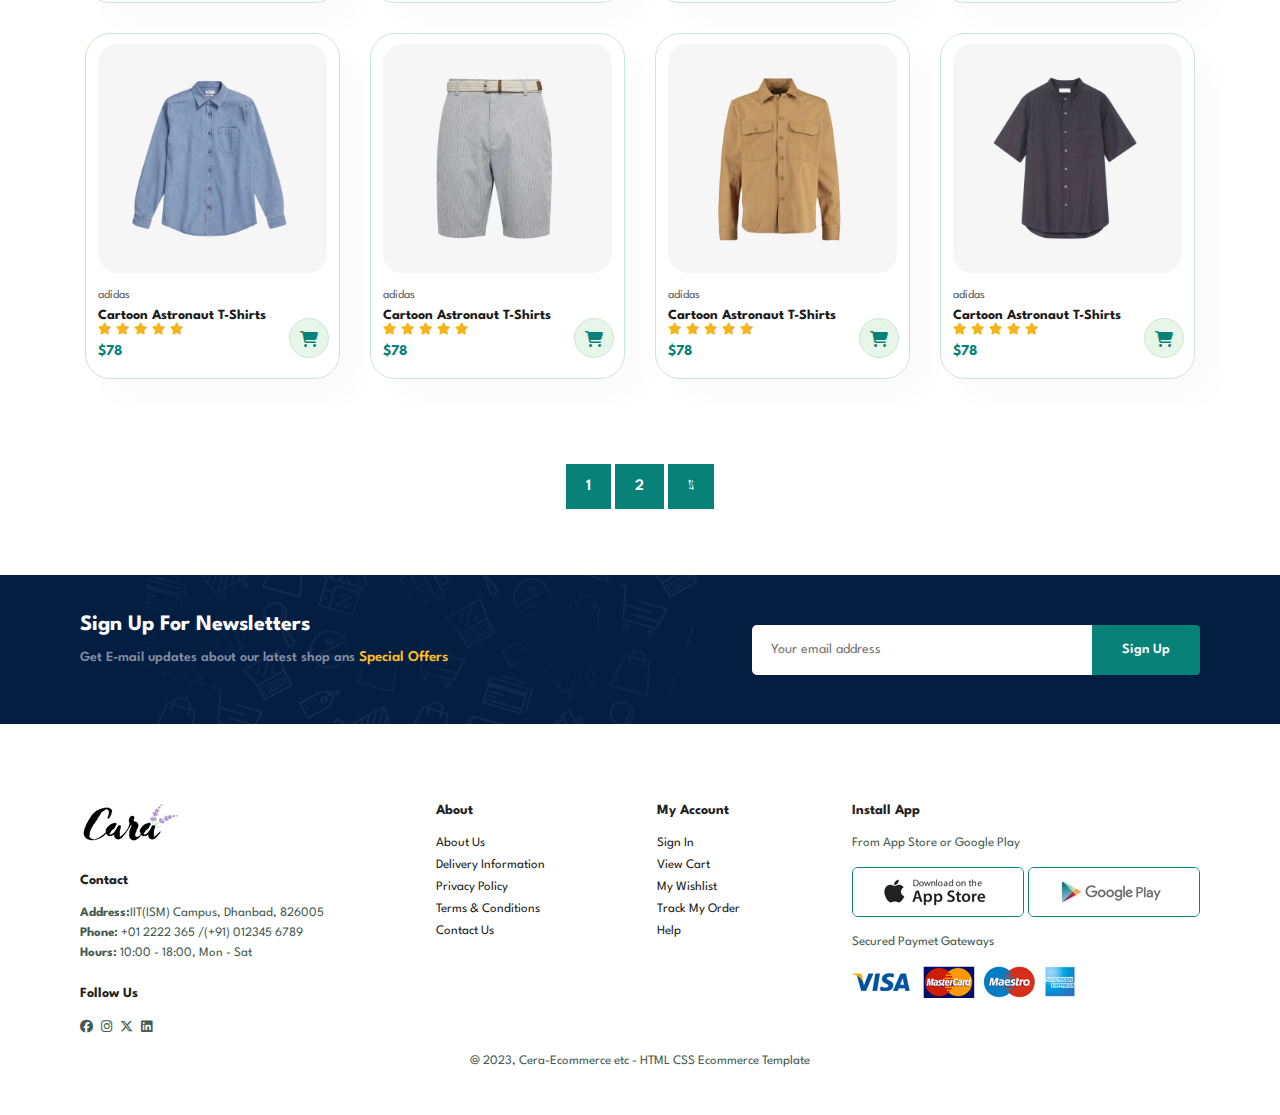
<file: shop.html>
<!DOCTYPE html>
<html lang="en">

    <head>
        <meta charset="UTF-8">
        <meta http-equiv="X-UA-Compatible" content="IE=edge">
        <meta name="viewport" content="width=device-width, initial-scale=1.0">
        <title>Cera-Ecommerce</title>
        <link rel="stylesheet" href="https://pro.fontawesome.com/releases/v5.10.0/css/all.css" />

        <link rel="stylesheet" href="https://cdnjs.cloudflare.com/ajax/libs/font-awesome/6.4.2/css/all.min.css"  />

        <link rel="stylesheet" href="style.css">
    </head>

    <body>

        <section id="header">
            <a href="#"> <img src="img/logo.png" class="logo" alt=""></a>

            <div>
                <ul id="navbar">
                    <li><a  href="index.html">Home</a></li>
                    <li><a class="active" href="shop.html">Shop</a></li>
                    <li><a href="blog.html">Blog</a></li>
                    <li><a href="about.html">About</a></li>
                    <li><a href="contact.html">Contact</a></li>
                    <li id="lg-bag"><a href="cart.html"><i class="fa-solid fa-bag-shopping"></i></a></li>
                    <a href="#" id="close"><i class="fa-solid fa-xmark"></i></a>
                </ul>
            </div>

            <div id="mobile">
                <a href="cart.html"><i class="fa-solid fa-bag-shopping"></i></a>
                <i id="bar" class="fas fa-outdent"></i>
            </div>
        </section>

        <section id="page-header">
            <h2>#stayhome</h2>
            <p>Save more with coupons & up to 70% off!</p>
        </section>

        <section id="product1" class="section-p1">
            <div id="pro-container">
                <div class="pro" onclick="window.location.href='sproduct.html';">
                    <img src="img/Product/f1.jpg" alt="">
                    <div class="des">
                        <span>adidas</span>
                        <h5>Cartoon Astronaut T-Shirts</h5>
                        <div class="star">
                            <i class="fa-solid fa-star"></i>
                            <i class="fa-solid fa-star"></i>
                            <i class="fa-solid fa-star"></i>
                            <i class="fa-solid fa-star"></i>
                            <i class="fa-solid fa-star"></i>
                        </div>
                        <h4>$78</h4>
                    </div>
                    <a href="#"><i class="fa-solid fa-cart-shopping cart"></i></a>
                </div>

                <div class="pro">
                    <img src="img/Product/f8.jpg" alt="">
                    <div class="des">
                        <span>adidas</span>
                        <h5>Cartoon Astronaut T-Shirts</h5>
                        <div class="star">
                            <i class="fa-solid fa-star"></i>
                            <i class="fa-solid fa-star"></i>
                            <i class="fa-solid fa-star"></i>
                            <i class="fa-solid fa-star"></i>
                            <i class="fa-solid fa-star"></i>
                        </div>
                        <h4>$78</h4>
                    </div>
                    <a href="#"><i class="fa-solid fa-cart-shopping cart"></i></a>
                </div>

                <div class="pro">
                    <img src="img/Product/f2.jpg" alt="">
                    <div class="des">
                        <span>adidas</span>
                        <h5>Cartoon Astronaut T-Shirts</h5>
                        <div class="star">
                            <i class="fa-solid fa-star"></i>
                            <i class="fa-solid fa-star"></i>
                            <i class="fa-solid fa-star"></i>
                            <i class="fa-solid fa-star"></i>
                            <i class="fa-solid fa-star"></i>
                        </div>
                        <h4>$78</h4>
                    </div>
                    <a href="#"><i class="fa-solid fa-cart-shopping cart"></i></a>
                </div>

                <div class="pro">
                    <img src="img/Product/f3.jpg" alt="">
                    <div class="des">
                        <span>adidas</span>
                        <h5>Cartoon Astronaut T-Shirts</h5>
                        <div class="star">
                            <i class="fa-solid fa-star"></i>
                            <i class="fa-solid fa-star"></i>
                            <i class="fa-solid fa-star"></i>
                            <i class="fa-solid fa-star"></i>
                            <i class="fa-solid fa-star"></i>
                        </div>
                        <h4>$78</h4>
                    </div>
                    <a href="#"><i class="fa-solid fa-cart-shopping cart"></i></a>
                </div>

                <div class="pro">
                    <img src="img/Product/f4.jpg" alt="">
                    <div class="des">
                        <span>adidas</span>
                        <h5>Cartoon Astronaut T-Shirts</h5>
                        <div class="star">
                            <i class="fa-solid fa-star"></i>
                            <i class="fa-solid fa-star"></i>
                            <i class="fa-solid fa-star"></i>
                            <i class="fa-solid fa-star"></i>
                            <i class="fa-solid fa-star"></i>
                        </div>
                        <h4>$78</h4>
                    </div>
                    <a href="#"><i class="fa-solid fa-cart-shopping cart"></i></a>
                </div>

                <div class="pro">
                    <img src="img/Product/f5.jpg" alt="">
                    <div class="des">
                        <span>adidas</span>
                        <h5>Cartoon Astronaut T-Shirts</h5>
                        <div class="star">
                            <i class="fa-solid fa-star"></i>
                            <i class="fa-solid fa-star"></i>
                            <i class="fa-solid fa-star"></i>
                            <i class="fa-solid fa-star"></i>
                            <i class="fa-solid fa-star"></i>
                        </div>
                        <h4>$78</h4>
                    </div>
                    <a href="#"><i class="fa-solid fa-cart-shopping cart"></i></a>
                </div>

                <div class="pro">
                    <img src="img/Product/f6.jpg" alt="">
                    <div class="des">
                        <span>adidas</span>
                        <h5>Cartoon Astronaut T-Shirts</h5>
                        <div class="star">
                            <i class="fa-solid fa-star"></i>
                            <i class="fa-solid fa-star"></i>
                            <i class="fa-solid fa-star"></i>
                            <i class="fa-solid fa-star"></i>
                            <i class="fa-solid fa-star"></i>
                        </div>
                        <h4>$78</h4>
                    </div>
                    <a href="#"><i class="fa-solid fa-cart-shopping cart"></i></a>
                </div>

                <div class="pro">
                    <img src="img/Product/f7.jpg" alt="">
                    <div class="des">
                        <span>adidas</span>
                        <h5>Cartoon Astronaut T-Shirts</h5>
                        <div class="star">
                            <i class="fa-solid fa-star"></i>
                            <i class="fa-solid fa-star"></i>
                            <i class="fa-solid fa-star"></i>
                            <i class="fa-solid fa-star"></i>
                            <i class="fa-solid fa-star"></i>
                        </div>
                        <h4>$78</h4>
                    </div>
                    <a href="#"><i class="fa-solid fa-cart-shopping cart"></i></a>
                </div>
            
                <div class="pro">
                    <img src="img/Product/n1.jpg" alt="">
                    <div class="des">
                        <span>adidas</span>
                        <h5>Cartoon Astronaut T-Shirts</h5>
                        <div class="star">
                            <i class="fa-solid fa-star"></i>
                            <i class="fa-solid fa-star"></i>
                            <i class="fa-solid fa-star"></i>
                            <i class="fa-solid fa-star"></i>
                            <i class="fa-solid fa-star"></i>
                        </div>
                        <h4>$78</h4>
                    </div>
                    <a href="#"><i class="fa-solid fa-cart-shopping cart"></i></a>
                </div>

                <div class="pro">
                    <img src="img/Product/n2.jpg" alt="">
                    <div class="des">
                        <span>adidas</span>
                        <h5>Cartoon Astronaut T-Shirts</h5>
                        <div class="star">
                            <i class="fa-solid fa-star"></i>
                            <i class="fa-solid fa-star"></i>
                            <i class="fa-solid fa-star"></i>
                            <i class="fa-solid fa-star"></i>
                            <i class="fa-solid fa-star"></i>
                        </div>
                        <h4>$78</h4>
                    </div>
                    <a href="#"><i class="fa-solid fa-cart-shopping cart"></i></a>
                </div>

                <div class="pro">
                    <img src="img/Product/n3.jpg" alt="">
                    <div class="des">
                        <span>adidas</span>
                        <h5>Cartoon Astronaut T-Shirts</h5>
                        <div class="star">
                            <i class="fa-solid fa-star"></i>
                            <i class="fa-solid fa-star"></i>
                            <i class="fa-solid fa-star"></i>
                            <i class="fa-solid fa-star"></i>
                            <i class="fa-solid fa-star"></i>
                        </div>
                        <h4>$78</h4>
                    </div>
                    <a href="#"><i class="fa-solid fa-cart-shopping cart"></i></a>
                </div>

                <div class="pro">
                    <img src="img/Product/n4.jpg" alt="">
                    <div class="des">
                        <span>adidas</span>
                        <h5>Cartoon Astronaut T-Shirts</h5>
                        <div class="star">
                            <i class="fa-solid fa-star"></i>
                            <i class="fa-solid fa-star"></i>
                            <i class="fa-solid fa-star"></i>
                            <i class="fa-solid fa-star"></i>
                            <i class="fa-solid fa-star"></i>
                        </div>
                        <h4>$78</h4>
                    </div>
                    <a href="#"><i class="fa-solid fa-cart-shopping cart"></i></a>
                </div>

                <div class="pro">
                    <img src="img/Product/n5.jpg" alt="">
                    <div class="des">
                        <span>adidas</span>
                        <h5>Cartoon Astronaut T-Shirts</h5>
                        <div class="star">
                            <i class="fa-solid fa-star"></i>
                            <i class="fa-solid fa-star"></i>
                            <i class="fa-solid fa-star"></i>
                            <i class="fa-solid fa-star"></i>
                            <i class="fa-solid fa-star"></i>
                        </div>
                        <h4>$78</h4>
                    </div>
                    <a href="#"><i class="fa-solid fa-cart-shopping cart"></i></a>
                </div>

                <div class="pro">
                    <img src="img/Product/n6.jpg" alt="">
                    <div class="des">
                        <span>adidas</span>
                        <h5>Cartoon Astronaut T-Shirts</h5>
                        <div class="star">
                            <i class="fa-solid fa-star"></i>
                            <i class="fa-solid fa-star"></i>
                            <i class="fa-solid fa-star"></i>
                            <i class="fa-solid fa-star"></i>
                            <i class="fa-solid fa-star"></i>
                        </div>
                        <h4>$78</h4>
                    </div>
                    <a href="#"><i class="fa-solid fa-cart-shopping cart"></i></a>
                </div>

                <div class="pro">
                    <img src="img/Product/n7.jpg" alt="">
                    <div class="des">
                        <span>adidas</span>
                        <h5>Cartoon Astronaut T-Shirts</h5>
                        <div class="star">
                            <i class="fa-solid fa-star"></i>
                            <i class="fa-solid fa-star"></i>
                            <i class="fa-solid fa-star"></i>
                            <i class="fa-solid fa-star"></i>
                            <i class="fa-solid fa-star"></i>
                        </div>
                        <h4>$78</h4>
                    </div>
                    <a href="#"><i class="fa-solid fa-cart-shopping cart"></i></a>
                </div>

                <div class="pro">
                    <img src="img/Product/n8.jpg" alt="">
                    <div class="des">
                        <span>adidas</span>
                        <h5>Cartoon Astronaut T-Shirts</h5>
                        <div class="star">
                            <i class="fa-solid fa-star"></i>
                            <i class="fa-solid fa-star"></i>
                            <i class="fa-solid fa-star"></i>
                            <i class="fa-solid fa-star"></i>
                            <i class="fa-solid fa-star"></i>
                        </div>
                        <h4>$78</h4>
                    </div>
                    <a href="#"><i class="fa-solid fa-cart-shopping cart"></i></a>
                </div>
            </div>
        </section>

        <section id="pagination" class="section-p1">
            <a href="#">1</a>
            <a href="#">2</a>
            <a href="#"><i class="fal fa-long-arrow-alt-right"></i></a>
        </section>

        <section id="newsletter" class="section-p1 section-m1">
            <div class="newstext">
                <h4>Sign Up For Newsletters</h4>
                <p>Get E-mail updates about our latest shop ans <span>Special Offers</span></p>
            </div>

            <div class="form">
                <input type="text" placeholder="Your email address">
                <button class="normal">Sign Up</button>
            </div>
        </section>

        <footer class="section-p1">
            <div class="col">
                <img class="logo" src="img/logo.png" alt="">
                <h4>Contact</h4>
                <p><strong>Address:</strong>IIT(ISM) Campus, Dhanbad, 826005</p>
                <p><Strong>Phone:</Strong> +01 2222 365 /(+91) 012345 6789</p>
                <p><strong>Hours:</strong> 10:00 - 18:00, Mon - Sat</p>

                <div class="follow">
                    <h4>Follow Us</h4>
                    <div class="icon">
                        <a href="#"><i class="fa-brands fa-facebook"></i></a>
                        <a href="#"><i class="fa-brands fa-instagram"></i></a>
                        <a href="#"><i class="fa-brands fa-x-twitter"></i></a>
                        <a href="#"><i class="fa-brands fa-linkedin"></i></a>
                    </div>
                </div>
            </div>

            <div class="col">
                <h4>About</h4>
                <a href="#">About Us</a>
                <a href="#">Delivery Information</a>
                <a href="#">Privacy Policy</a>
                <a href="#">Terms & Conditions</a>
                <a href="#">Contact Us</a>
            </div>

            <div class="col">
                <h4>My Account</h4>
                <a href="#">Sign In</a>
                <a href="#">View Cart</a>
                <a href="#">My Wishlist</a>
                <a href="#">Track My Order</a>
                <a href="#">Help</a>
            </div>

            <div class="col install">
                <h4>Install App</h4>
                <p>From App Store or Google Play</p>
                <div class="row">
                    <img src="img/Pay/app.jpg" alt="">
                    <img src="img/Pay/play.jpg" alt="">
                </div>
                <p>Secured Paymet Gateways</p>
                <img src="img/Pay/pay.png" alt="">
            </div>


            <div class="copyright">
                <p>@ 2023, Cera-Ecommerce etc - HTML CSS Ecommerce Template</p>
            </div>

        </footer>
        <script src="index.js"></script>
    </body>

</html>
</file>
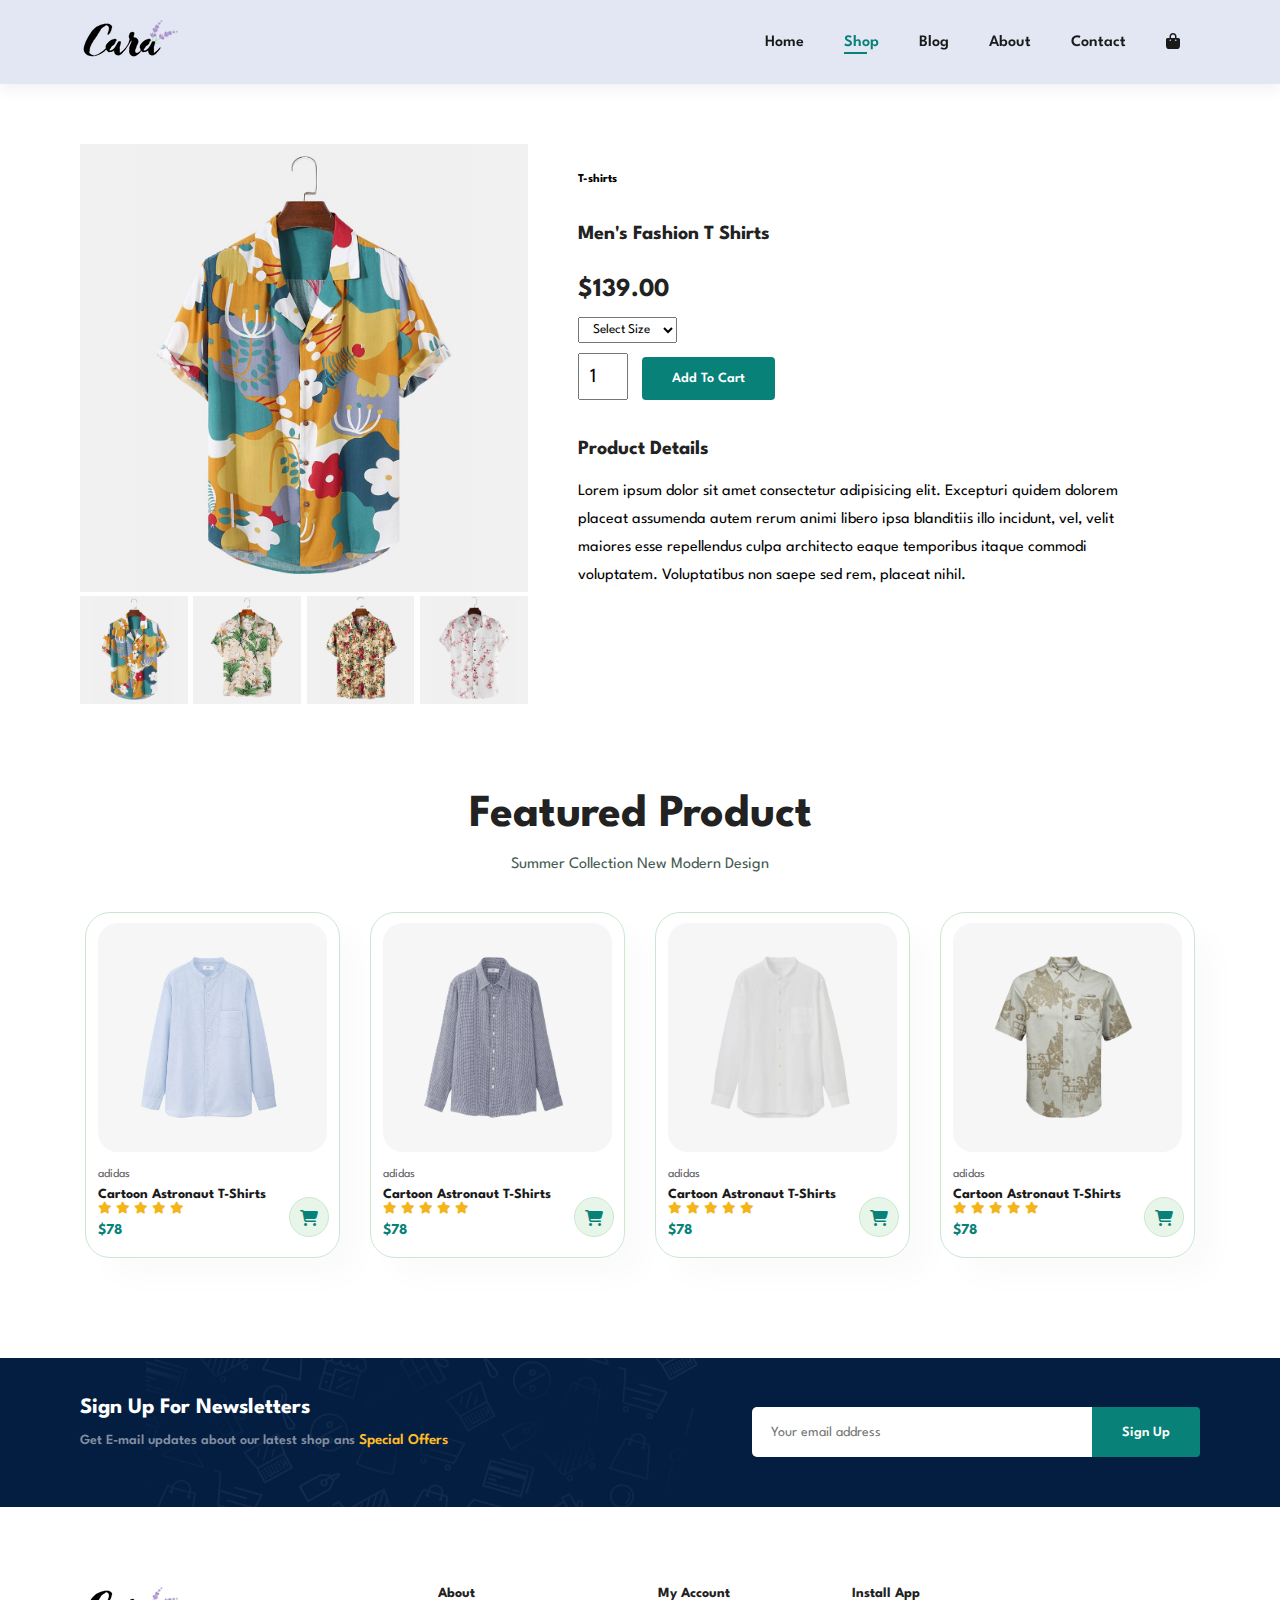
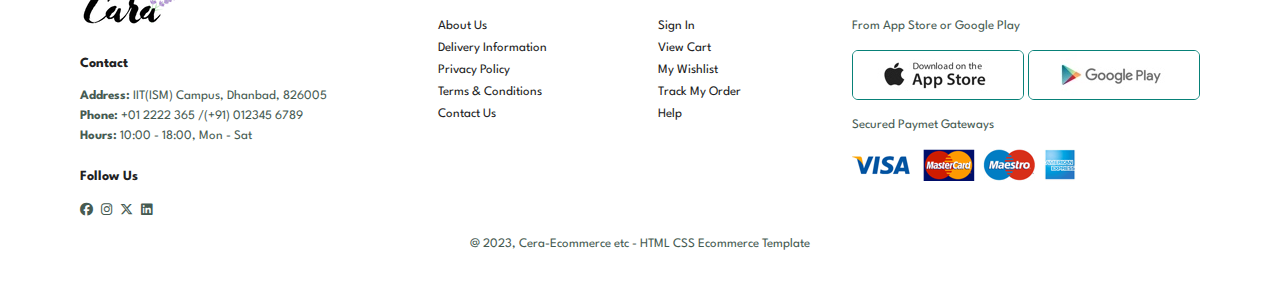
<file: sproduct.html>
<!DOCTYPE html>
<html lang="en">

    <head>
        <meta charset="UTF-8">
        <meta http-equiv="X-UA-Compatible" content="IE=edge">
        <meta name="viewport" content="width=device-width, initial-scale=1.0">
        <title>Cera-Ecommerce</title>
        <link rel="stylesheet" href="https://pro.fontawesome.com/releases/v5.10.0/css/all.css" />

        <link rel="stylesheet" href="https://cdnjs.cloudflare.com/ajax/libs/font-awesome/6.4.2/css/all.min.css"  />

        <link rel="stylesheet" href="style.css">
    </head>

    <body>

        <section id="header">
            <a href="#"> <img src="img/logo.png" class="logo" alt=""></a>

            <div>
                <ul id="navbar">
                    <li><a  href="index.html">Home</a></li>
                    <li><a class="active" href="shop.html">Shop</a></li>
                    <li><a href="blog.html">Blog</a></li>
                    <li><a href="about.html">About</a></li>
                    <li><a href="contact.html">Contact</a></li>
                    <li id="lg-bag"><a href="cart.html"><i class="fa-solid fa-bag-shopping"></i></a></li>
                    <a href="#" id="close"><i class="fa-solid fa-xmark"></i></a>
                </ul>
            </div>

            <div id="mobile">
                <a href="cart.html"><i class="fa-solid fa-bag-shopping"></i></a>
                <i id="bar" class="fas fa-outdent"></i>
            </div>
        </section>

        <section id="pro-details" class="section-p1">
            <div class="single-pro-image">
                <img src="img/Product/f1.jpg" width="100%" id="mainImg" alt="">

                <div class="small-img-group">
                    <div class="small-img-col">
                        <img src="img/Product/f1.jpg" width="100%" class="small-img" alt="">
                    </div>

                    <div class="small-img-col">
                        <img src="img/Product/f2.jpg" width="100%" class="small-img" alt="">
                    </div>

                    <div class="small-img-col">
                        <img src="img/Product/f3.jpg" width="100%" class="small-img" alt="">
                    </div>

                    <div class="small-img-col">
                        <img src="img/Product/f4.jpg" width="100%" class="small-img" alt="">
                    </div>
                </div>
            </div>

            <div class="single-pro-details">
                <h6>T-shirts</h6>
                <h4>Men's Fashion T Shirts</h4>
                <h2>$139.00</h2>
                <select>
                    <option>Select Size</option>
                    <option>S</option>
                    <option>M</option>
                    <option>XL</option>
                    <option>XXL</option>
                </select>
                <input type="number" value="1">
                <button class="normal">Add To Cart</button>

                <h4>Product Details</h4>
                <span>Lorem ipsum dolor sit amet consectetur adipisicing elit. Excepturi quidem dolorem placeat assumenda autem rerum animi libero ipsa blanditiis illo incidunt, vel, velit maiores esse repellendus culpa architecto eaque temporibus itaque commodi voluptatem. Voluptatibus non saepe sed rem, placeat nihil.</span>
            </div>
            <div>

            </div>
        </section>

        <section id="product1" class="section-p1">
            <h2>Featured Product</h2>
            <p>Summer Collection New Modern Design</p>
            <div id="pro-container">
                <div class="pro">
                    <img src="img/Product/n1.jpg" alt="">
                    <div class="des">
                        <span>adidas</span>
                        <h5>Cartoon Astronaut T-Shirts</h5>
                        <div class="star">
                            <i class="fa-solid fa-star"></i>
                            <i class="fa-solid fa-star"></i>
                            <i class="fa-solid fa-star"></i>
                            <i class="fa-solid fa-star"></i>
                            <i class="fa-solid fa-star"></i>
                        </div>
                        <h4>$78</h4>
                    </div>
                    <a href="#"><i class="fa-solid fa-cart-shopping cart"></i></a>
                </div>

                <div class="pro">
                    <img src="img/Product/n2.jpg" alt="">
                    <div class="des">
                        <span>adidas</span>
                        <h5>Cartoon Astronaut T-Shirts</h5>
                        <div class="star">
                            <i class="fa-solid fa-star"></i>
                            <i class="fa-solid fa-star"></i>
                            <i class="fa-solid fa-star"></i>
                            <i class="fa-solid fa-star"></i>
                            <i class="fa-solid fa-star"></i>
                        </div>
                        <h4>$78</h4>
                    </div>
                    <a href="#"><i class="fa-solid fa-cart-shopping cart"></i></a>
                </div>

                <div class="pro">
                    <img src="img/Product/n3.jpg" alt="">
                    <div class="des">
                        <span>adidas</span>
                        <h5>Cartoon Astronaut T-Shirts</h5>
                        <div class="star">
                            <i class="fa-solid fa-star"></i>
                            <i class="fa-solid fa-star"></i>
                            <i class="fa-solid fa-star"></i>
                            <i class="fa-solid fa-star"></i>
                            <i class="fa-solid fa-star"></i>
                        </div>
                        <h4>$78</h4>
                    </div>
                    <a href="#"><i class="fa-solid fa-cart-shopping cart"></i></a>
                </div>

                <div class="pro">
                    <img src="img/Product/n4.jpg" alt="">
                    <div class="des">
                        <span>adidas</span>
                        <h5>Cartoon Astronaut T-Shirts</h5>
                        <div class="star">
                            <i class="fa-solid fa-star"></i>
                            <i class="fa-solid fa-star"></i>
                            <i class="fa-solid fa-star"></i>
                            <i class="fa-solid fa-star"></i>
                            <i class="fa-solid fa-star"></i>
                        </div>
                        <h4>$78</h4>
                    </div>
                    <a href="#"><i class="fa-solid fa-cart-shopping cart"></i></a>
                </div>

            </div>
        </section>

        <section id="newsletter" class="section-p1 section-m1">
            <div class="newstext">
                <h4>Sign Up For Newsletters</h4>
                <p>Get E-mail updates about our latest shop ans <span>Special Offers</span></p>
            </div>

            <div class="form">
                <input type="text" placeholder="Your email address">
                <button class="normal">Sign Up</button>
            </div>
        </section>

        <footer class="section-p1">
            <div class="col">
                <img class="logo" src="img/logo.png" alt="">
                <h4>Contact</h4>
                <p><strong>Address:</strong> IIT(ISM) Campus, Dhanbad, 826005</p>
                <p><Strong>Phone:</Strong> +01 2222 365 /(+91) 012345 6789</p>
                <p><strong>Hours:</strong> 10:00 - 18:00, Mon - Sat</p>

                <div class="follow">
                    <h4>Follow Us</h4>
                    <div class="icon">
                        <a href="#"><i class="fa-brands fa-facebook"></i></a>
                        <a href="#"><i class="fa-brands fa-instagram"></i></a>
                        <a href="#"><i class="fa-brands fa-x-twitter"></i></a>
                        <a href="#"><i class="fa-brands fa-linkedin"></i></a>
                    </div>
                </div>
            </div>

            <div class="col">
                <h4>About</h4>
                <a href="#">About Us</a>
                <a href="#">Delivery Information</a>
                <a href="#">Privacy Policy</a>
                <a href="#">Terms & Conditions</a>
                <a href="#">Contact Us</a>
            </div>

            <div class="col">
                <h4>My Account</h4>
                <a href="#">Sign In</a>
                <a href="#">View Cart</a>
                <a href="#">My Wishlist</a>
                <a href="#">Track My Order</a>
                <a href="#">Help</a>
            </div>

            <div class="col install">
                <h4>Install App</h4>
                <p>From App Store or Google Play</p>
                <div class="row">
                    <img src="img/Pay/app.jpg" alt="">
                    <img src="img/Pay/play.jpg" alt="">
                </div>
                <p>Secured Paymet Gateways</p>
                <img src="img/Pay/pay.png" alt="">
            </div>


            <div class="copyright">
                <p>@ 2023, Cera-Ecommerce etc - HTML CSS Ecommerce Template</p>
            </div>

        </footer>

        <script>
            var MainImg = document.getElementById("mainImg");
            var smallImg = document.getElementsByClassName("small-img");

            smallImg[0].onclick = function(){
                MainImg.src = smallImg[0].src;
            }

            smallImg[1].onclick = function(){
                MainImg.src = smallImg[1].src;
            }

            smallImg[2].onclick = function(){
                MainImg.src = smallImg[2].src;
            }

            smallImg[3].onclick = function(){
                MainImg.src = smallImg[3].src;
            }
        </script>


        <script src="index.js"></script>
    </body>

</html>
</file>
<file: style.css>
@import url("https://fonts.googleapis.com/css2?family=Spartan:wght@100;200;300;400;500;600;700;800;900&display=swap");
* {
  margin: 0;
  padding: 0;
  box-sizing: border-box;
  font-family: "Spartan", sans-serif;
}

html {
  scroll-behavior: smooth;
}

/* Global Styles */

h1 {
  font-size: 50px;
  line-height: 64px;
  color: #222;
}

h2 {
  font-size: 46px;
  line-height: 54px;
  color: #222;
}

h4 {
  font-size: 20px;
  color: #222;
}

h6 {
  font-weight: 700;
  font-size: 12px;
}

p {
  font-size: 16px;
  color: #465b52;
  margin: 15px 0 20px 0;
}

.section-p1 {
  padding: 40px 80px;
}

.section-m1 {
  margin: 40px 0;
}

button.normal{
    font-size: 14px;
    font-weight: 600;
    padding: 15px 30px;
    color: #000;
    background-color: #fff;
    border-radius: 4px;
    cursor: pointer;
    border: none;
    outline: none;
    transition: 0.2s;
}

button.white{
    font-size: 13px;
    font-weight: 600;
    padding: 11px 18px;
    color: #fff;
    background-color: transparent;
    cursor: pointer;
    border: 1px solid #fff;
    outline: none;
    transition: 0.2s;
}

body {
  width: 100%;
}


/* Header Start  */
#header{
    display: flex;
    align-items: center;
    justify-content: space-between;
    padding: 20px 80px;
    background: #E3E6F3;
    box-shadow: 0 5px 15px rgba(0,0,0,0.06);
    z-index: 999;
    position: sticky;
    top: 0;
    left: 0;
    
}

#navbar{
    display: flex;
    align-items: center;
    justify-content: center;
}

#navbar li{
    list-style: none;
    padding: 0 20px;
    position: relative;
}

#navbar li a{
    text-decoration: none;
    font-size: 16px;
    font-weight: 600;
    color: #1a1a1a;
    transition: 0.3s ease;
}

#navbar li a:hover,
#navbar li a.active
{
    color: #088178;
}

#navbar li a.active::after,
#navbar li a:hover::after
{
    content: "";
    width: 30%;
    height: 2px;
    background: #088178;
    position: absolute;
    bottom: -4px;
    left: 20px;
}

#mobile{
    display: none;
    align-items: center;
}

#close{
    display: none;
}



/* Home Page  */
#hero{
    background-image: url("img/hero4.png");
    height: 90vh;
    width: 100%;
    background-size: cover;
    background-position: top 20% right 0;
    padding: 0 80px;
    display: flex;
    flex-direction: column;
    align-items: flex-start;
    justify-content: center;
}

#hero h4{
    padding-bottom: 15px;
}

#hero h1{
    color: #088178;
}


#hero h6{
    padding-top: 0;
    padding-bottom: 15px;
}

#hero button{
    background-image: url("img/button.png");
    background-color: transparent;
    color: #088178;
    border: 0;
    padding: 15px 80px 15px 80px;
    background-repeat: no-repeat;
    cursor: pointer;
    font-weight: 700;
}


/* Feature  */

#feature{
    display: flex;
    justify-content: space-between;
    flex-wrap: wrap;
}


#feature .fe-box{
    width: 160px;
    text-align: center;
    padding: 25px 15px;
    box-shadow: 20px 20px 34px rgba(0,0,0,0.03);
    border: 1px solid #cce7d0;
    border-radius: 4px;
    margin: 15px 0;
}

#feature .fe-box:hover{
    box-shadow: 10px 10px 55px rgba(70, 62, 221, 0.1);
}


#feature .fe-box img{
    width: 100%;
    margin-bottom: 10px;
}

#feature .fe-box h6{
    display: inline-block;
    padding: 9px 8px 6px 8px;
    line-height: 1;
    border-radius: 4px;
    color: #088178;
    background-color: #fddde4;
}

#feature .fe-box:nth-child(2) h6
{
    background-color: #cdebbc;
}

#feature .fe-box:nth-child(3) h6
{
    background-color: #d1e8f2;
}

#feature .fe-box:nth-child(4) h6
{
    background-color: #cdd4f8;
}

#feature .fe-box:nth-child(5) h6
{
    background-color: #f6dbf6;
}

#feature .fe-box:nth-child(6) h6
{
    background-color: #fff2e5;
}


/* Product */
#product1{
    text-align: center;
}

#product1 #pro-container{
    display: flex;
    flex-direction: row;
    flex-wrap: wrap;
    justify-content: space-between;
    padding: 5px;
}

#product1 .pro{
    width: 23%;
    min-width: 250px;
    padding: 10px 12px;
    border: 1px solid #cce7d0;
    border-radius: 25px;
    cursor: pointer;
    box-shadow: 20px 20px 30px rgba(0,0,0,0.02);
    margin: 15px 0;
    transition: 0.2s ease;
    position: relative;
}

#product1 .pro:hover{
    box-shadow: 20px 20px 30px rgba(0,0,0,0.08);
}

#product1 .pro img{
    width: 100%;
    border-radius: 20px;
}

#product1 .pro .des{
    text-align: start;
    padding: 10px 0;
}

#product1 .pro .des span{
    color: #606063;
    font-size: 12px;
}

#product1 .pro .des h5{
    padding-top: 7px;
    color: #1a1a1a;
    font-size: 14px;
}

#product1 .pro .des i{
    font-size: 12px;
    color: rgb(243,181,25);
}

#product1 .pro .des h4{
    padding-top: 7px;
    font-size: 15px;
    font-weight: 700;
    color: #088178;
}

#product1 .pro .cart{
    width: 40px;
    height: 40px;
    line-height: 40px;
    border-radius: 50%;
    background-color: #e8f6ea;
    color: #088178;
    border: 1px solid #cce7d0;
    position: absolute;
    right: 10px;
    bottom: 20px;
}

#product1 .pro .cart:hover{
    background-color: rgba(8, 73, 42, 0.1);
}

/* Banner */
#banner{
    display: flex;
    flex-direction: column;
    align-items: center;
    justify-content: center;
    background-image: url("img/Banner/b2.jpg");
    width: 100%;
    height: 40vh;
    background-size: cover;
    background-position: center;
}

#banner h4{
    color: #fff;
    font-size: 16px;
}

#banner h2{
    color: #fff;
    font-size: 30px;
    padding: 10px;
}

#banner h2 span{
    color: red;
}

#banner button:hover{
    background: #088178;
    color: #fff;
}


/* Banner-2 */
#sm-banner{
    display: flex;
    justify-content: space-between;
    flex-wrap: wrap;
}

#sm-banner .banner-box{
    display: flex;
    flex-direction: column;
    justify-content: center;
    align-items: flex-start;
    background-image: url("img/Banner/b17.jpg");
    min-width: 520px;
    height: 50vh;
    background-size: cover;
    background-position: center;
    padding-left: 30px;
}

#sm-banner .banner-box2{
    display: flex;
    flex-direction: column;
    justify-content: center;
    align-items: flex-start;
    background-image: url("img/Banner/b10.jpg");
    min-width: 520px;
    height: 50vh;
    background-size: cover;
    background-position: center;
    padding-left: 30px;
}

#sm-banner h4{
    color: #fff;
    font-size: 20px;
    font-weight: 600;
}

#sm-banner h2{
    font-size: 30px;
    font-weight: 800;
}

#sm-banner span{
    font-size: 14px;
    color: #fff;
    font-weight: 350;
    padding-bottom: 15px;
}

#sm-banner .banner-box:hover button{
    background: #088178;
    border: 1px solid #088178;
}


/* Banner3 */

#banner3{
    display: flex;
    flex-wrap: wrap;
    justify-content: space-between;
    padding: 0 80px;
}

#banner3 .banner-box{
    display: flex;
    flex-direction: column;
    justify-content: center;
    align-items: start;
    background-image: url("img/Banner/b7.jpg");
    min-width: 30%;
    height: 30vh;
    background-size: cover;
    background-position: center;
    padding-left: 20px;
    margin-bottom: 20px;
}

#banner3 h2{
    color: #fff;
    font-weight: 900;
    font-size: 22px;
}

#banner3 h3{
    color: #c3f26a;
    font-weight: 800;
    font-size: 15px;
}

#banner3 .banner-box2{
    background-image: url("img/Banner/b4.jpg");
}

#banner3 .banner-box3{
    background-image: url("img/Banner/b18.jpg");
}


/* NewsLatter */
#newsletter{
    display: flex;
    justify-content: space-between;
    flex-wrap: wrap;
    align-items: center;
    background-image: url("img/Banner/b14.png");
    background-repeat: no-repeat;
    background-position: 20% 30%;
    background-color: #041e42;
}

#newsletter h4{
    font-size: 22px;
    font-weight: 700;
    color: #fff;
}

#newsletter p{
    font-size: 14px;
    font-weight: 600;
    color: #818ea0;
}

#newsletter p span{
    font-size: 15px;
    color: #ffbd27;
}

#newsletter input{
    height: 3.125rem;
    padding: 0 1.25em;
    font-size: 14px;
    width: 100%;
    border: 1px solid transparent;
    border-radius: 5px;
    outline: none;
    border-top-right-radius: 0;
    border-bottom-right-radius: 0;
}

#newsletter .form{
    display: flex;
    width: 40%;
}

#newsletter button{
    height: 3.125rem;
    background-color: #088178;
    color: #fff;
    white-space: nowrap;
    border-top-left-radius: 0;
    border-bottom-left-radius: 0;
}

/* Footer  */
footer{
    display: flex;
    flex-wrap: wrap;
    justify-content: space-between;
}

footer .col{
    display: flex;
    flex-direction: column;
    align-items: start;
    margin-bottom: 20px;
}

footer .logo{
    margin-bottom: 30px;
}

footer h4{
    font-size: 14px;
    padding-bottom: 20px;
}

footer p{
    font-size: 13px;
    margin: 0 0 8px 0;
}

footer a{
    font-size: 13px;
    text-decoration: none;
    color: #222;
    margin-bottom: 10px;
}

footer .follow{
    margin-top: 20px;
}

footer .follow i{
    color: #465b52;
    padding-right: 4px;
}

footer .install .row img{
    border: 1px solid #088178;
    border-radius: 6px;
}

footer .install img{
    margin: 10px 0 15px 0;
}


footer .follow i:hover,
footer a:hover{
    color: #088178;
}

footer .copyright{
    width: 100%;
    text-align: center;
}



/* Shop Page  */
#page-header{
    background-image: url("img/Banner/b1.jpg");
    width: 100%;
    height: 40vh;
    background-size: cover;
    display: flex;
    flex-direction: column;
    align-items: center;
    justify-content: center;
}


#page-header h2,
#page-header p{
    color: #fff;
}

#pagination{
    text-align: center;
}

#pagination a{
    text-decoration: none;
    background-color: #088178;
    padding: 15px 20px;
    color: #fff;
    font-weight: 600;
}

#pagination a i{
    font-size: 16px;
    font-weight: 600;
}



/* Single Product */
#pro-details{
    display: flex;
    margin-top: 20px;
}

#pro-details .single-pro-image{
    width: 40%;
    margin-right: 50px;
}

.small-img-group{
    display: flex;
    justify-content: space-between;
}

.small-img-col{
    flex-basis: 24%;
    cursor: pointer;
}

#pro-details .single-pro-details{
    width: 50%;
    padding-top: 30px;
}

#pro-details .single-pro-details h4{
    padding: 40px 0 20px 0;
}

#pro-details .single-pro-details h2{
    font-size: 26px;
}

#pro-details .single-pro-details select{
    display: block;
    padding: 5px 10px;
    margin-bottom: 10px;
}

#pro-details .single-pro-details input{
    width: 50px;
    height: 47px;
    padding-left: 10px;
    font-size: 20px;
    margin-right: 10px;
}

#pro-details .single-pro-details input:focus{
    outline: none;
}

#pro-details .single-pro-details button{
    background: #088178;
    color: #fff;
}

#pro-details .single-pro-details span{
    line-height: 28px;
}


/* Blog Page  */

#page-header.blog-header{
    background-image: url("img/Banner/b19.jpg");
}

#blog
{
    padding: 150px 150px 0 150px;
}

#blog .blog-box{
    display: flex;
    align-items: center;
    width: 100%;
    position: relative;
    padding-bottom: 90px;
}

#blog .blog-img{
    width: 50%;
    margin-right: 40px;
}

#blog img{
    width: 100%;
    height: 300px;
    object-fit: cover;
}

#blog .blog-details{
    width: 50%;
}

#blog .blog-details a{
    text-decoration: none;
    font-size: 11px;
    color: #000;
    font-weight: 700;
    position: relative;
    transition: 0.3s;
}

#blog .blog-details a::after{
    content: "";
    width: 50px;
    height: 1px;
    background-color: #000;
    position: absolute;
    top: 4px;
    right: -60px;
    transition: 0.3s;
}

#blog .blog-details a:hover{
    color: #088178;
}

#blog .blog-details a:hover:after{
    background-color: #088178;
}


#blog .blog-box h1{
    position: absolute;
    top: -40px;
    left: 0;
    font-size: 70px;
    font-weight: 700;
    color: #c9cbce;
    z-index: -9;
}



/* About Page */
#page-header.about-header{
    background-image: url("img/About/banner.png");
}

#about-head{
    display: flex;
    align-items: center;
}

#about-head img{
    width: 50%;
    margin-right: 20px;
}

#about-head .about-description{
    margin-left: 20px;
}

#about-app{
    display: flex;
    flex-direction: column;
    align-items: center;
}

#about-app h1 a{
    text-decoration: none;
}

#about-app .video{
    height: 100%;
    width: 70%;
    margin-top: 30px;
}

#about-app .video video{
    height: 100%;
    width: 100%;
    border-radius: 15px;
}






/* Contact details  */
#contact-details{
    margin-top: 30px;
    display: flex;
    flex-direction: row;
    justify-content: space-between;
}

#contact-details .map{
    width: 55%;
    height: 350px;
    padding-right: 20px;
}
#contact-details .map iframe{
    width: 100%;
    height: 100%;
}

#contact-details .details{
    width: 40%;
    margin-left: 20px;
}

#contact-details .details span{
    font-size: 15px;
}

#contact-details .details h2{
    font-size: 30px;
    line-height: 35px;
    padding-top: 15px;
}

#contact-details .details h3{
    font-size: 20px;
    padding-top: 15px;
}

#contact-details .details div{
    margin-top: 20px;
}

#contact-details .details div li{
    list-style: none;
    display: flex;
    flex-direction: row;
    padding-bottom: 15px;
}

#contact-details .details div li i{
    padding-right: 30px;
    font-size: 15px;
    font-weight: 700;
}

#contact-details .details div li p{
    margin: 0;
    font-size: 15px;
    font-weight: 700;
}

#form-details{
    display: flex;
    justify-content: space-between;
    margin: 30px;
    padding: 80px;
    border: 1px solid #e1e1e1;
}


#form-details form{
    width: 65%;
    display: flex;
    flex-direction: column;
    align-items: flex-start;
}

#form-details form span{
    font-size: 12px;
    font-weight: 700;

}

#form-details form h2{
    font-size: 30px;
    line-height: 35px;
    padding-top: 15px;
}

#form-details form input,
#form-details form textarea{
    width: 100%;
    padding: 12px 15px;
    outline: none;
    margin-bottom: 20px;
    border: 1px solid #e1e1e1;

}

#form-details form button{
    background-color: #088178;
    color: #fff;
}

#form-details .people div{
    padding-bottom: 25px;
    display: flex;
    flex-direction: row;
    margin-bottom: 25px;
}

#form-details .people div img{
    width: 65px;
    height: 65px;
    object-fit: cover;
    margin-right: 15px;
}

#form-details .people div p{
    margin: 0;
    font-size: 13px;
    line-height: 25px;
}

#form-details .people div p span{
    display: block;
    font-size: 16px;
    font-weight: 600;
    color: #000;
}


/* Cart Page  */
#cart{
    overflow-x: auto;
}
#cart table{
    width: 100%;
    border-collapse: collapse;
    table-layout: fixed;
    white-space: nowrap;
}

#cart table img{
    width: 70px;
}

#cart table td:nth-child(1){
    width: 100px;
    text-align: center;
}

#cart table td:nth-child(2){
    width: 150px;
    text-align: center;
}

#cart table td:nth-child(3){
    width: 250px;
    text-align: center;
}

#cart table td:nth-child(4),
#cart table td:nth-child(5),
#cart table td:nth-child(6){
    width: 150px;
    text-align: center;
}

#cart table td:nth-child(5) input{
    width: 70px;
    padding: 10px 5px 10px 15px;
}

#cart table thead{
    border: 1px solid #e2e9e1;
    border-left: none;
    border-right: none;
}

#cart table thead td{
    font-weight: 700;
    text-transform: uppercase;
    font-size: 13px;
    padding: 18px 0;
}

#cart table tbody tr td{
    padding-top: 15px;
}

#cart table tbody td
{
    font-size: 13px;
    font-weight: 500;
}

#cart-add{
    display: flex;
    flex-wrap: wrap;
    justify-content: space-between;
}

#coupon{
    width: 50%;
    margin-bottom: 30px;
}

#coupon h3
{
    padding-bottom: 15px;
}

#coupon input{
    padding: 10px 20px;
    outline: none;
    width: 60%;
    margin-right: 10px;
    border: 1px solid #e2e9e1;
}

#coupon button{
    background-color: #088178;
    color: #fff;
    padding: 12px 20px;
}

#subtotal{
    width: 50%;
    margin-bottom: 30px;
    border: 1px solid #e2e9e1;
    padding: 30px;
}

#subtotal table{
    border-collapse: collapse;
    width: 100%;
    margin-bottom: 20px;
}

#subtotal table td{
    width: 50%;
    border: 1px solid #e2e9e1;
    padding: 10px;
    font-size: 13px;
}

#subtotal h3
{
    padding-bottom: 15px;
}

#subtotal button{
    background-color: #088178;
    color: #fff;
    padding: 12px 20px;
}



/* Start Media Query */
/* Medium Screen Device */

@media (max-width:799px)
{
    .section-p1 {
        padding: 40px 40px;
    }

    #navbar {
        display: flex;
        flex-direction: column;
        align-items: flex-start;
        justify-content: flex-start;
        position: fixed;
        top: 0;
        right: -300px;
        height: 100vh;
        width: 300px;
        background-color: #E3E6F3;
        box-shadow: 0 40px 60px rgba(0,0,0,0.1);
        padding: 80px 0 0 10px;
        transition: 0.3s;
    }

    #navbar.active{
        right: 0px;
    }

    #navbar li{
        margin-bottom: 25px;
    }

    #mobile{
        display: flex;
        align-items: center;
    }

    #mobile i{
        color: #1a1a1a;
        font-size: 24px;
        padding-left: 20px;
    }

    #close{
        display: initial;
        position: absolute;
        top: 30px;
        left: 30px;
        color: #222;
        font-size: 24px;
    }

    #lg-bag{
        display: none;
    }

    #hero {
        height: 70vh;
        padding: 0 80px;
        background-position: 55%
    }
    #hero h2 {
        font-size: 38px;
        line-height: 48px;
    }

    #hero h1 {
        font-size: 45px;
        line-height: 50px;
    }

    #hero p {
        font-size: 14px;
        margin: 12px 0 18px 0;
    }

    #feature {
        justify-content: center;
    }

    #feature .fe-box {
        margin: 15px 15px;
    }

    #product1 #pro-container {
        justify-content: center;
    }

    #product1 .pro{
        margin: 15px;
    }

    #banner {
        height: 20vh;
    }

    #sm-banner .banner-box {
        min-width: 100%;
        height: 30vh;
        margin: 5px;
    }

    #banner3 {
        padding: 0 40px;
    }

    #banner3 .banner-box {
        width: 28%;
    }

    #newsletter .form {
        width: 70%;
    }


    /* About Page */

    #page-header {
        height: 35vh;
    }
    

    /* Contact Page  */
    #form-details {
        margin: 10px;
        padding: 25px;
    }

    #form-details form {
        width: 50%;
    }
}




/* Smaller Screen Device */

@media(max-width:477px){
    .section-p1 {
        padding: 5px 5px;
    }

    #header {
        padding: 10px 30px;
    }

    #hero {
        height: 40vh;
        padding: 0px 20px;
        background-position: 55%;
    }

    #hero h4 {
        padding-bottom: 8px;
    }

    #hero h2 {
        font-size: 20px;
        line-height: 25px;
        color: #222;
    }

    #hero h1 {
        font-size: 22px;
        line-height: 25px;
    }

    #hero p {
        font-size: 8px;
        color: #465b52;
        margin: 5px 0 10px 0;
    }

    #hero button {
        padding: 15px 60px 15px 80px;
    }

    #product1 .pro {
        width: 100%;
    }

    #banner {
        height: 15vh;
    }

    #banner h4 {
        font-size: 10px;
    }

    #banner h2 {
        font-size: 17px;
        padding: 2px 5px 2px 5px;
    }

    button.normal {
        font-size: 10px;
        padding: 8px 12px;
    }

    #banner3 {
        padding: 0 12px;
    }
    
    #banner3 .banner-box {
        width: 100%;
    }

    #newsletter{
        padding: 40px 20px;
    }

    #newsletter h4 {
        font-size: 15px;
    }

    #newsletter p {
        font-size: 10px;
    }

    #newsletter .form{
        width: 100%;
    }

    footer .copyright {
        text-align: start;
    }


    /* Single Product */
    #pro-details {
        display: flex;
        flex-direction: column;
    }

    #pro-details .single-pro-image {
        width: 100%;
        margin-right: 0px;
    }

    #pro-details .single-pro-details {
        width: 100%;
    }


    /* Blog Page  */

    #page-header {
        height: 30vh;
    }

    #blog {
        padding: 100px 20px 0 20px;
    }

    #blog .blog-box {
        display: flex;
        flex-direction: column;
        margin-bottom: 20px;
    }

    #blog .blog-img {
        width: 100%;
        margin-left: 10px;
        margin-right: 10px;
        margin-bottom: 10px;
    }

    #blog img {
        height: 300px;
    }

    #blog .blog-details {
        width: 100%;
    }


    /* About Page  */

    #about-head {
        flex-direction: column;
        text-align:start;
    }

    #about-head img {
        width: 80%;
        margin: 20px 10px 30px 10px;
    }

    #about-app {
        flex-direction: column;
        text-align: center;
        margin-top: 15px;
    }

    #about-app .video{
        width: 90%;
        height: 200%;
    }

    #feature {
        margin-top: 20px;
    }

    #feature .fe-box {
        margin: 5px 5px;
    }

    /* About Section  */
    #page-header {
        height: 25vh;
    }

    #page-header {
        text-align: center;
    }

    #contact-details {
        flex-direction: column;
    }

    #contact-details .details {
        width: 90%;
    }

    #contact-details {
        align-items: center;
    }

    #contact-details .map {
        width: 90%;
        height: 300px;
        padding-right: 0px;
    }

    #form-details {
        margin: 30px;
        padding: 10px;
        flex-direction: column;
    }

    #form-details form {
        width: 100%;
        margin-bottom: 30px;
        border: 1px solid #e1e1e1;
        padding: 10px;
    }

    #form-details .people div {
        padding: 10px;
        margin-bottom: 15px;
        margin-top: 10px;
    }

    #form-details .people{
        border: 1px solid #e1e1e1;
    }


    /* Cart Section  */
    #cart-add {
        flex-direction: column;
    }

    #coupon {
        width: 100%;
        margin-bottom: 30px;
    }

    #subtotal {
        width: 100%;
        padding: 20px;
    }
}
</file>
